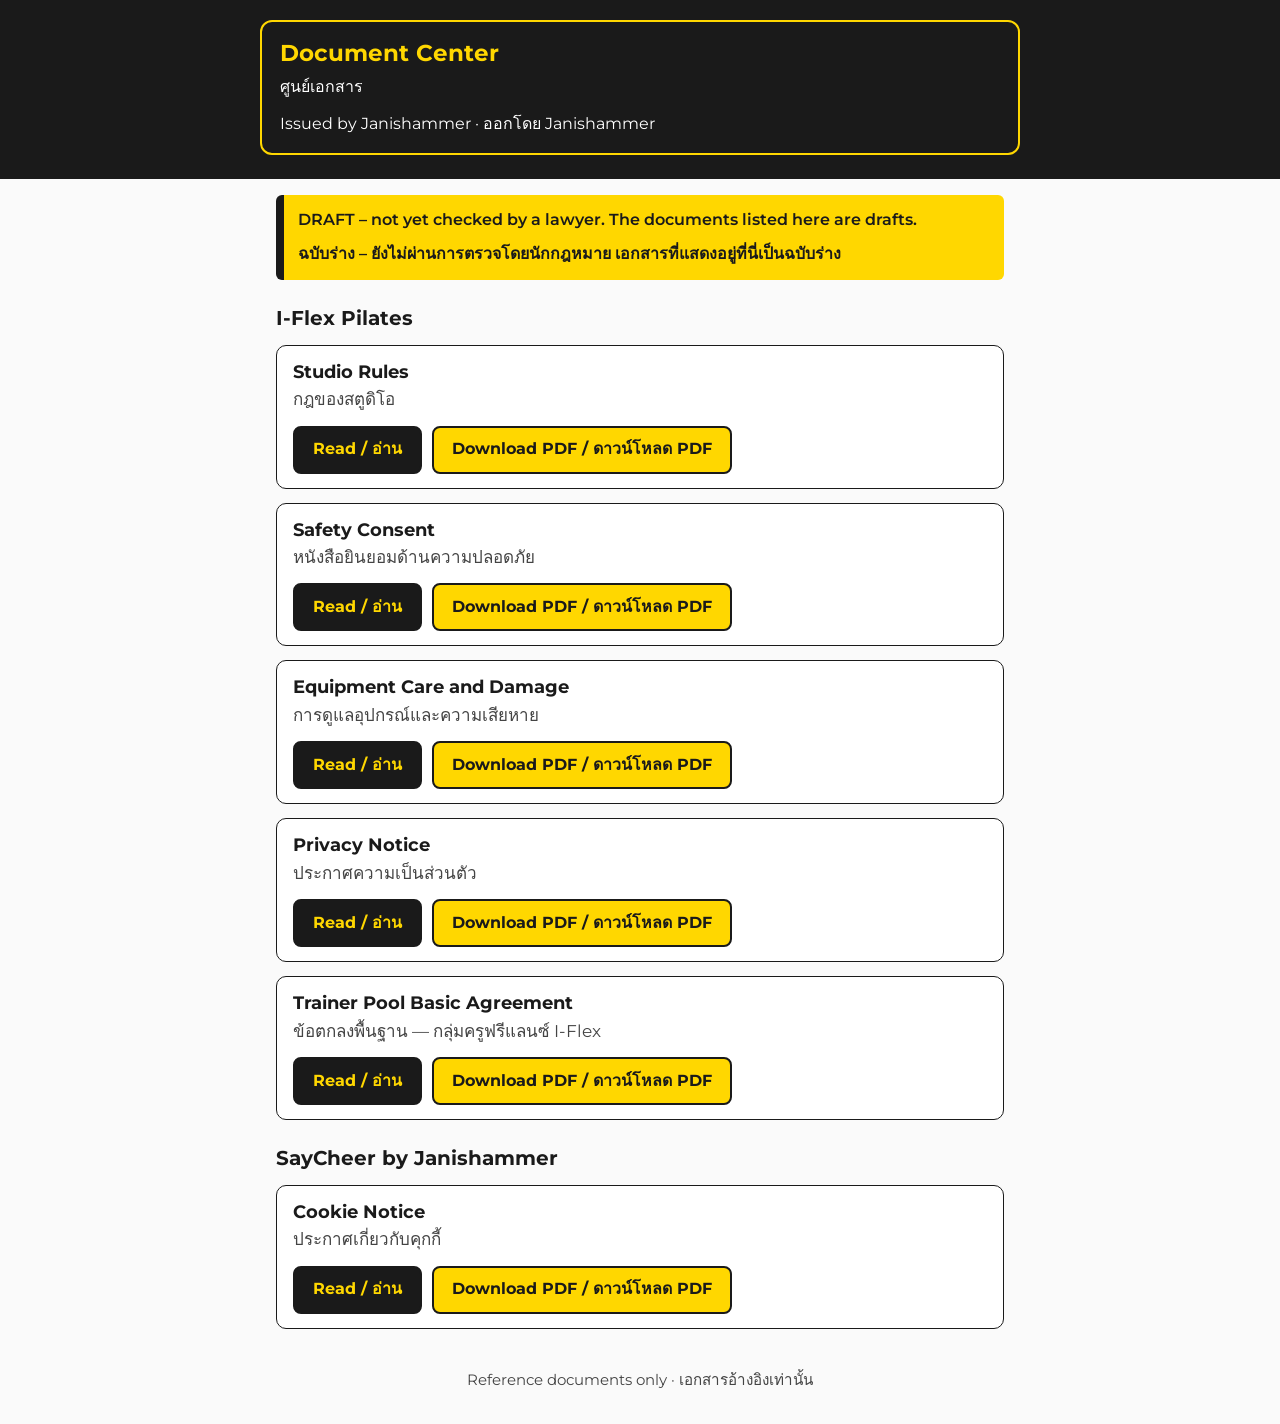
<file: index.html>
<!DOCTYPE html>
<html lang="en">
<head>
<meta charset="UTF-8">
<meta name="viewport" content="width=device-width, initial-scale=1">
<meta name="robots" content="noindex, nofollow">
<title>Document Center — I-Flex Pilates reference documents</title>
<meta name="description" content="Reference list of I-Flex Pilates studio documents issued by Janishammer: studio rules, safety consent, equipment care, privacy notice. English, Thai and PDF.">
<link rel="canonical" href="https://docs.janishammer.com/">
<meta property="og:title" content="Document Center — I-Flex Pilates reference documents">
<meta property="og:description" content="Reference list of I-Flex Pilates studio documents issued by Janishammer: studio rules, safety consent, equipment care, privacy notice. English, Thai and PDF.">
<meta property="og:url" content="https://docs.janishammer.com/">
<meta property="og:type" content="website">
<meta name="twitter:card" content="summary">
<meta name="twitter:title" content="Document Center — I-Flex Pilates reference documents">
<meta name="twitter:description" content="Reference list of I-Flex Pilates studio documents issued by Janishammer: studio rules, safety consent, equipment care, privacy notice. English, Thai and PDF.">
<link rel="preconnect" href="https://fonts.googleapis.com">
<link rel="preconnect" href="https://fonts.gstatic.com" crossorigin>
<link rel="stylesheet" href="https://fonts.googleapis.com/css2?family=Montserrat:wght@400;600;700&display=swap">
<link rel="stylesheet" href="/assets/style.css">
</head>
<body>
<header class="band"><div class="card">
<h1>Document Center</h1>
<p class="sub" lang="th">ศูนย์เอกสาร</p>
<p class="issuer" id="issuer"></p>
</div></header>
<main>
<div id="banner"></div>
<noscript><p class="noscript">Please turn on JavaScript to see the document list. / <span lang="th">โปรดเปิด JavaScript เพื่อดูรายการเอกสาร</span></p></noscript>
<div id="list"></div>
</main>
<footer>Reference documents only · <span lang="th">เอกสารอ้างอิงเท่านั้น</span></footer>
<script src="/assets/list.js"></script>
</body>
</html>
</file>
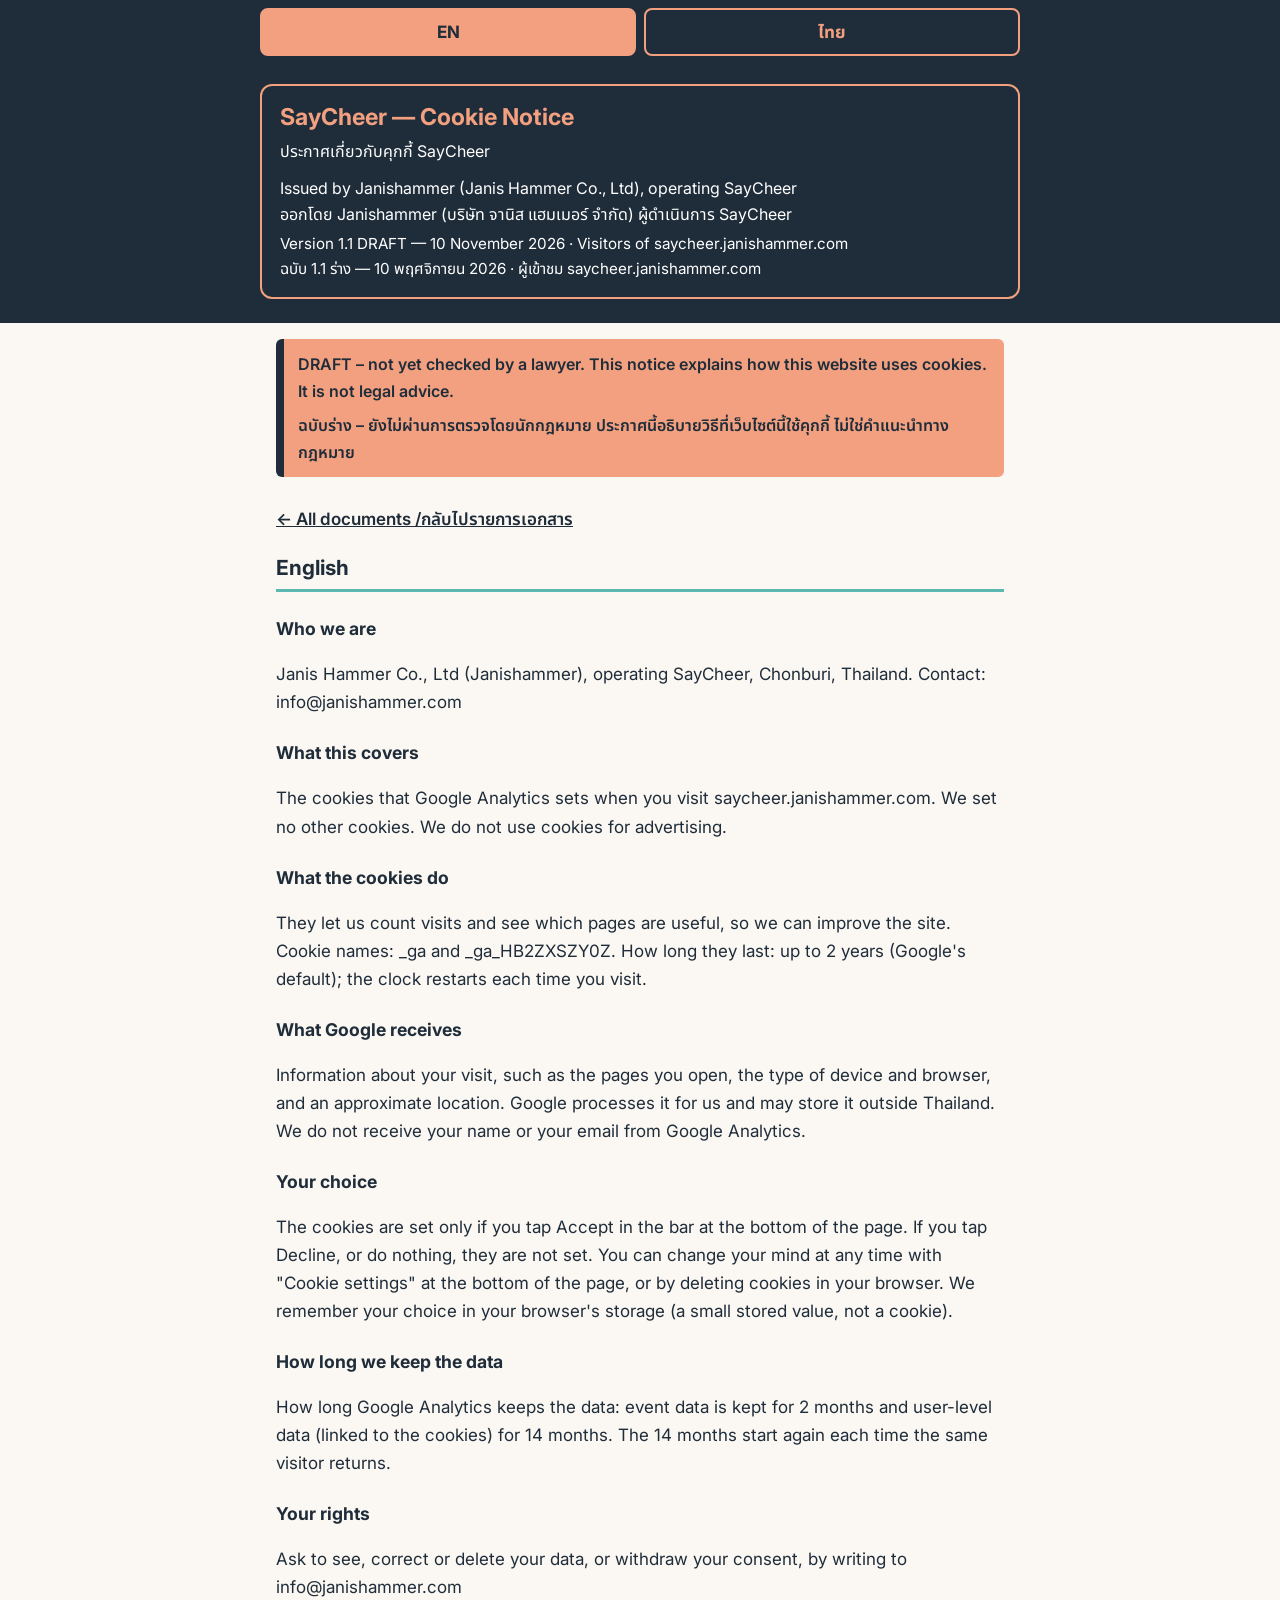
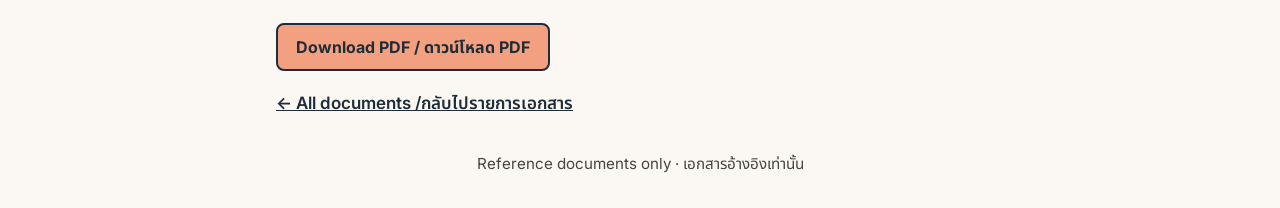
<file: cookie-notice.html>
<!DOCTYPE html>
<html lang="en">
<head>
<meta charset="UTF-8">
<meta name="viewport" content="width=device-width, initial-scale=1">
<meta name="robots" content="noindex, nofollow">
<title>Cookie Notice — SayCheer Website | Janishammer Documents</title>
<meta name="description" content="Cookie Notice for saycheer.janishammer.com: the Google Analytics cookies set only if you accept, what they do, your choice and your rights. English and Thai.">
<link rel="canonical" href="https://docs.janishammer.com/cookie-notice">
<meta property="og:title" content="Cookie Notice — SayCheer Website | Janishammer Documents">
<meta property="og:description" content="Cookie Notice for saycheer.janishammer.com: the Google Analytics cookies set only if you accept, what they do, your choice and your rights. English and Thai.">
<meta property="og:url" content="https://docs.janishammer.com/cookie-notice">
<meta property="og:type" content="website">
<meta name="twitter:card" content="summary">
<meta name="twitter:title" content="Cookie Notice — SayCheer Website | Janishammer Documents">
<meta name="twitter:description" content="Cookie Notice for saycheer.janishammer.com: the Google Analytics cookies set only if you accept, what they do, your choice and your rights. English and Thai.">
<link rel="preconnect" href="https://fonts.googleapis.com">
<link rel="preconnect" href="https://fonts.gstatic.com" crossorigin>
<link rel="stylesheet" href="https://fonts.googleapis.com/css2?family=Montserrat:wght@400;600;700&display=swap">
<link rel="stylesheet" href="/assets/style.css">
<link rel="stylesheet" href="https://fonts.googleapis.com/css2?family=Inter:wght@400;600;700&family=Noto+Sans+Thai:wght@400;600;700&display=swap">
<link rel="stylesheet" href="/assets/theme-saycheer.css">
</head>
<body>
<div class="langbar"><div class="inner">
<button type="button" id="b-en" aria-pressed="true">EN</button>
<button type="button" id="b-th" aria-pressed="false">ไทย</button>
</div></div>
<header class="band"><div class="card">
<h1>SayCheer — Cookie Notice</h1>
<p class="sub" lang="th">ประกาศเกี่ยวกับคุกกี้ SayCheer</p>
<p class="issuer">Issued by Janishammer (Janis Hammer Co., Ltd), operating SayCheer<br><span lang="th">ออกโดย Janishammer (บริษัท จานิส แฮมเมอร์ จำกัด) ผู้ดำเนินการ SayCheer</span></p>
<p class="ver">Version 1.1 DRAFT — 10 November 2026 · Visitors of saycheer.janishammer.com<br><span lang="th">ฉบับ 1.1 ร่าง — 10 พฤศจิกายน 2026 · ผู้เข้าชม saycheer.janishammer.com</span></p>
</div></header>
<main>
<div class="banner" role="note"><p lang="en">DRAFT – not yet checked by a lawyer. This notice explains how this website uses cookies. It is not legal advice.</p><p lang="th">ฉบับร่าง – ยังไม่ผ่านการตรวจโดยนักกฎหมาย ประกาศนี้อธิบายวิธีที่เว็บไซต์นี้ใช้คุกกี้ ไม่ใช่คำแนะนำทางกฎหมาย</p></div>
<a class="back" href="/?b=saycheer">← All documents / <span lang="th">กลับไปรายการเอกสาร</span></a>
<section class="lang" id="en" lang="en">
<h2>English</h2>
<h3>Who we are</h3>
<p>Janis Hammer Co., Ltd (Janishammer), operating SayCheer, Chonburi, Thailand. Contact: info@janishammer.com</p>
<h3>What this covers</h3>
<p>The cookies that Google Analytics sets when you visit saycheer.janishammer.com. We set no other cookies. We do not use cookies for advertising.</p>
<h3>What the cookies do</h3>
<p>They let us count visits and see which pages are useful, so we can improve the site. Cookie names: _ga and _ga_HB2ZXSZY0Z. How long they last: up to 2 years (Google's default); the clock restarts each time you visit.</p>
<h3>What Google receives</h3>
<p>Information about your visit, such as the pages you open, the type of device and browser, and an approximate location. Google processes it for us and may store it outside Thailand. We do not receive your name or your email from Google Analytics.</p>
<h3>Your choice</h3>
<p>The cookies are set only if you tap Accept in the bar at the bottom of the page. If you tap Decline, or do nothing, they are not set. You can change your mind at any time with "Cookie settings" at the bottom of the page, or by deleting cookies in your browser. We remember your choice in your browser's storage (a small stored value, not a cookie).</p>
<h3>How long we keep the data</h3>
<p>How long Google Analytics keeps the data: event data is kept for 2 months and user-level data (linked to the cookies) for 14 months. The 14 months start again each time the same visitor returns.</p>
<h3>Your rights</h3>
<p>Ask to see, correct or delete your data, or withdraw your consent, by writing to info@janishammer.com</p>
</section>
<section class="lang" id="th" lang="th">
<h2>ภาษาไทย</h2>
<h3>เราคือใคร</h3>
<p>บริษัท จานิส แฮมเมอร์ จำกัด (Janishammer) ผู้ดำเนินการ SayCheer ชลบุรี ประเทศไทย ติดต่อ: info@janishammer.com</p>
<h3>ประกาศนี้ครอบคลุมอะไร</h3>
<p>คุกกี้ที่ Google Analytics ตั้งไว้เมื่อคุณเข้าชม saycheer.janishammer.com เราไม่ตั้งคุกกี้อื่น และไม่ใช้คุกกี้เพื่อการโฆษณา</p>
<h3>คุกกี้ทำอะไร</h3>
<p>ช่วยให้เรานับจำนวนผู้เข้าชมและดูว่าหน้าใดมีประโยชน์ เพื่อปรับปรุงเว็บไซต์ ชื่อคุกกี้: _ga และ _ga_HB2ZXSZY0Z ระยะเวลาที่คุกกี้อยู่: สูงสุด 2 ปีตามค่าเริ่มต้นของ Google และจะนับใหม่ทุกครั้งที่คุณกลับมาเยี่ยมชม</p>
<h3>Google ได้รับข้อมูลอะไร</h3>
<p>ข้อมูลเกี่ยวกับการเข้าชมของคุณ เช่น หน้าที่เปิด ประเภทอุปกรณ์และเบราว์เซอร์ และตำแหน่งโดยประมาณ Google ประมวลผลข้อมูลนี้ให้เรา และอาจเก็บไว้นอกประเทศไทย เราไม่ได้รับชื่อหรืออีเมลของคุณจาก Google Analytics</p>
<h3>ทางเลือกของคุณ</h3>
<p>คุกกี้จะถูกตั้งก็ต่อเมื่อคุณกด "ยอมรับ" ในแถบด้านล่างของหน้า หากกด "ไม่ยอมรับ" หรือไม่ทำอะไร คุกกี้จะไม่ถูกตั้ง คุณเปลี่ยนใจได้ทุกเมื่อที่ "ตั้งค่าคุกกี้" ด้านล่างของหน้า หรือลบคุกกี้ในเบราว์เซอร์ เราจดจำทางเลือกของคุณไว้ในที่เก็บข้อมูลของเบราว์เซอร์ (ค่าขนาดเล็ก ไม่ใช่คุกกี้)</p>
<h3>เก็บข้อมูลนานแค่ไหน</h3>
<p>ระยะเวลาที่ Google Analytics เก็บข้อมูล: ข้อมูลเหตุการณ์เก็บไว้ 2 เดือน และข้อมูลระดับผู้ใช้ (ที่เชื่อมกับคุกกี้) เก็บไว้ 14 เดือน โดยระยะ 14 เดือนจะเริ่มนับใหม่ทุกครั้งที่ผู้เข้าชมคนเดิมกลับมา</p>
<h3>สิทธิของคุณ</h3>
<p>ขอดู แก้ไข หรือลบข้อมูลของคุณ หรือถอนความยินยอม ได้โดยเขียนมาที่ info@janishammer.com</p>
</section>
<p class="dl"><a class="btn pdf" href="/pdf/cookie-notice.pdf" download>Download PDF / ดาวน์โหลด PDF</a></p>
<a class="back" href="/?b=saycheer">← All documents / <span lang="th">กลับไปรายการเอกสาร</span></a>
</main>
<footer>Reference documents only · <span lang="th">เอกสารอ้างอิงเท่านั้น</span></footer>
<script>
(function () {
  document.documentElement.className += ' js';
  var en = document.getElementById('en'), th = document.getElementById('th');
  var bE = document.getElementById('b-en'), bT = document.getElementById('b-th');
  function show(l) {
    en.hidden = l !== 'en'; th.hidden = l !== 'th';
    bE.setAttribute('aria-pressed', l === 'en'); bT.setAttribute('aria-pressed', l === 'th');
  }
  bE.onclick = function () { show('en'); window.scrollTo(0, 0); };
  bT.onclick = function () { show('th'); window.scrollTo(0, 0); };
  show('en');
})();
</script>
</body>
</html>
</file>
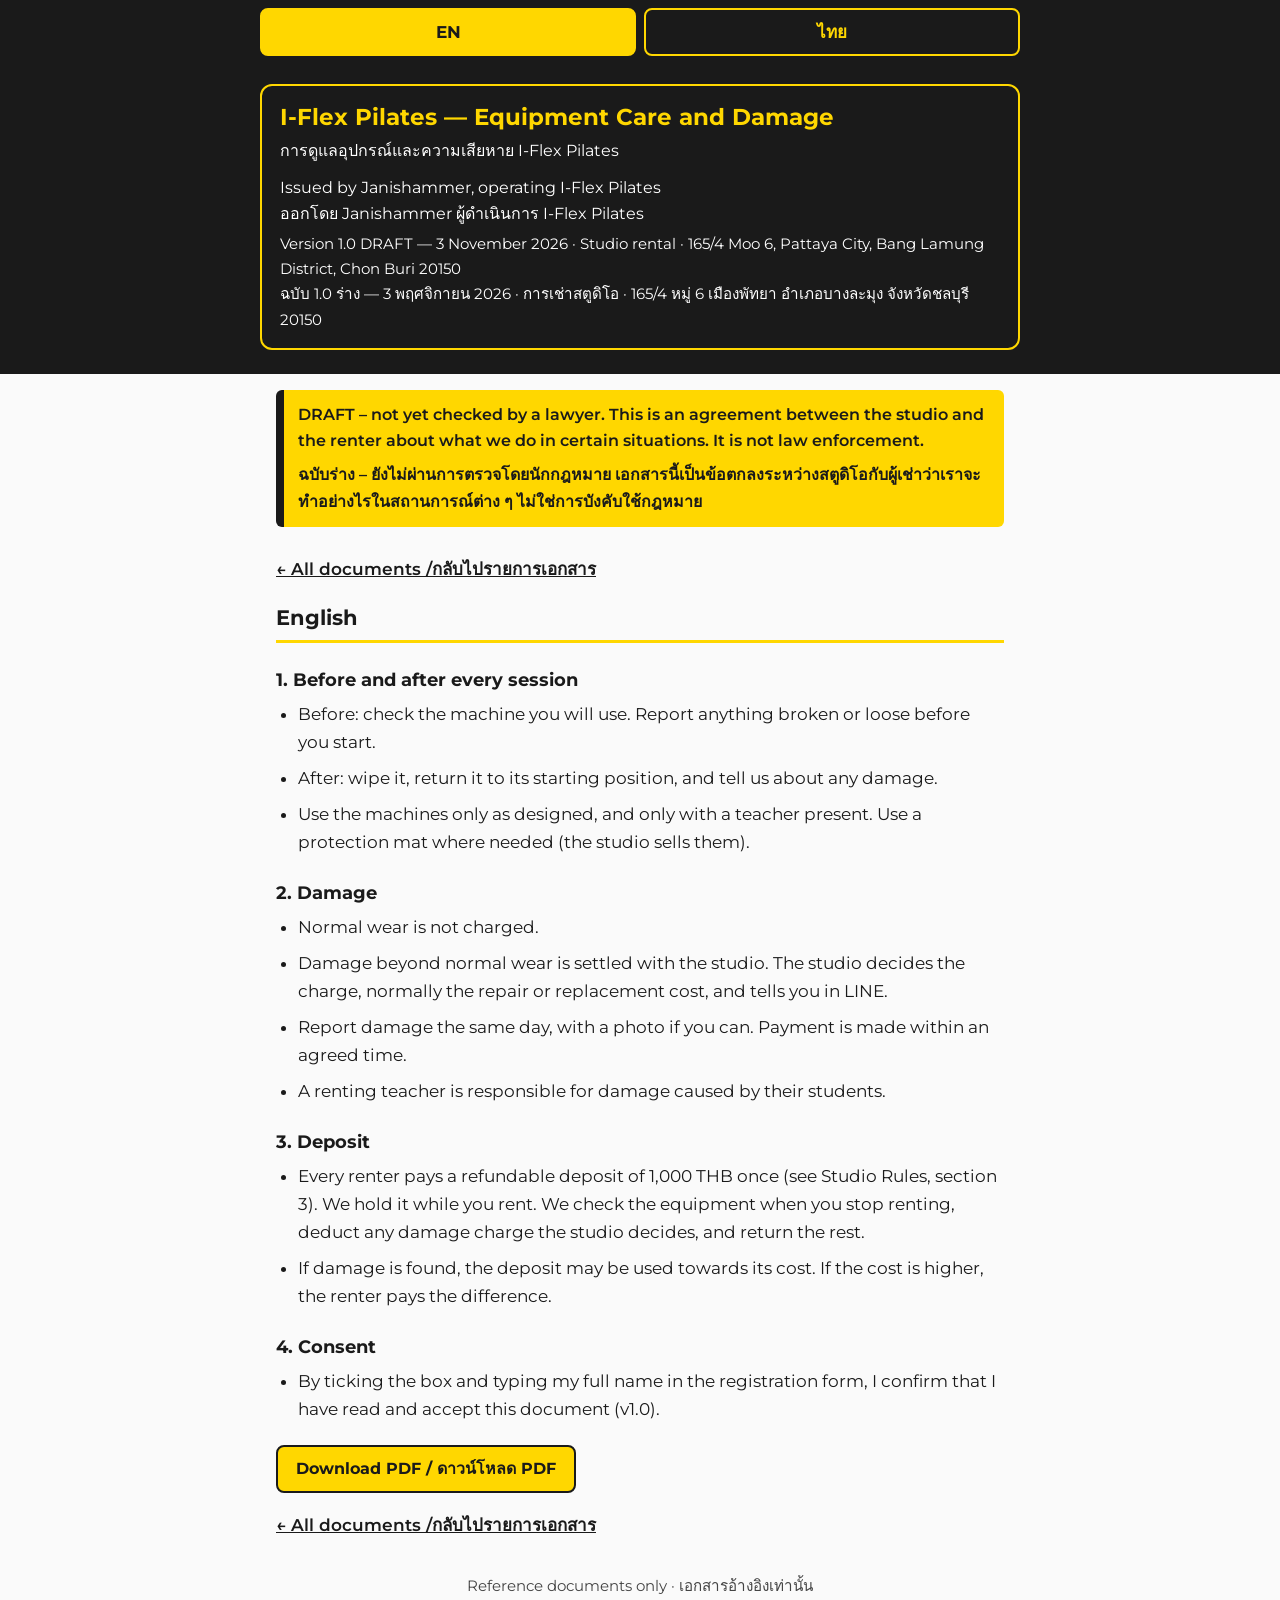
<file: equipment-care-damage.html>
<!DOCTYPE html>
<html lang="en">
<head>
<meta charset="UTF-8">
<meta name="viewport" content="width=device-width, initial-scale=1">
<meta name="robots" content="noindex, nofollow">
<title>Equipment Care and Damage — I-Flex | Janishammer Docs</title>
<meta name="description" content="Equipment Care and Damage for renting the I-Flex Pilates studio: care before and after each session, damage charges, refundable deposit. English and Thai.">
<link rel="canonical" href="https://docs.janishammer.com/equipment-care-damage">
<meta property="og:title" content="Equipment Care and Damage — I-Flex | Janishammer Docs">
<meta property="og:description" content="Equipment Care and Damage for renting the I-Flex Pilates studio: care before and after each session, damage charges, refundable deposit. English and Thai.">
<meta property="og:url" content="https://docs.janishammer.com/equipment-care-damage">
<meta property="og:type" content="website">
<meta name="twitter:card" content="summary">
<meta name="twitter:title" content="Equipment Care and Damage — I-Flex | Janishammer Docs">
<meta name="twitter:description" content="Equipment Care and Damage for renting the I-Flex Pilates studio: care before and after each session, damage charges, refundable deposit. English and Thai.">
<link rel="preconnect" href="https://fonts.googleapis.com">
<link rel="preconnect" href="https://fonts.gstatic.com" crossorigin>
<link rel="stylesheet" href="https://fonts.googleapis.com/css2?family=Montserrat:wght@400;600;700&display=swap">
<link rel="stylesheet" href="/assets/style.css">
</head>
<body>
<div class="langbar"><div class="inner">
<button type="button" id="b-en" aria-pressed="true">EN</button>
<button type="button" id="b-th" aria-pressed="false">ไทย</button>
</div></div>
<header class="band"><div class="card">
<h1>I-Flex Pilates — Equipment Care and Damage</h1>
<p class="sub" lang="th">การดูแลอุปกรณ์และความเสียหาย I-Flex Pilates</p>
<p class="issuer">Issued by Janishammer, operating I-Flex Pilates<br><span lang="th">ออกโดย Janishammer ผู้ดำเนินการ I-Flex Pilates</span></p>
<p class="ver">Version 1.0 DRAFT — 3 November 2026 · Studio rental · 165/4 Moo 6, Pattaya City, Bang Lamung District, Chon Buri 20150<br><span lang="th">ฉบับ 1.0 ร่าง — 3 พฤศจิกายน 2026 · การเช่าสตูดิโอ · 165/4 หมู่ 6 เมืองพัทยา อำเภอบางละมุง จังหวัดชลบุรี 20150</span></p>
</div></header>
<main>
<div class="banner" role="note"><p lang="en">DRAFT – not yet checked by a lawyer. This is an agreement between the studio and the renter about what we do in certain situations. It is not law enforcement.</p><p lang="th">ฉบับร่าง – ยังไม่ผ่านการตรวจโดยนักกฎหมาย เอกสารนี้เป็นข้อตกลงระหว่างสตูดิโอกับผู้เช่าว่าเราจะทำอย่างไรในสถานการณ์ต่าง ๆ ไม่ใช่การบังคับใช้กฎหมาย</p></div>
<a class="back" href="/?b=i-flexthailand">← All documents / <span lang="th">กลับไปรายการเอกสาร</span></a>
<section class="lang" id="en" lang="en">
<h2>English</h2>
<h3>1. Before and after every session</h3>
<ul>
<li>Before: check the machine you will use. Report anything broken or loose before you start.</li>
<li>After: wipe it, return it to its starting position, and tell us about any damage.</li>
<li>Use the machines only as designed, and only with a teacher present. Use a protection mat where needed (the studio sells them).</li>
</ul>
<h3>2. Damage</h3>
<ul>
<li>Normal wear is not charged.</li>
<li>Damage beyond normal wear is settled with the studio. The studio decides the charge, normally the repair or replacement cost, and tells you in LINE.</li>
<li>Report damage the same day, with a photo if you can. Payment is made within an agreed time.</li>
<li>A renting teacher is responsible for damage caused by their students.</li>
</ul>
<h3>3. Deposit</h3>
<ul>
<li>Every renter pays a refundable deposit of 1,000 THB once (see Studio Rules, section 3). We hold it while you rent. We check the equipment when you stop renting, deduct any damage charge the studio decides, and return the rest.</li>
<li>If damage is found, the deposit may be used towards its cost. If the cost is higher, the renter pays the difference.</li>
</ul>
<h3>4. Consent</h3>
<ul>
<li>By ticking the box and typing my full name in the registration form, I confirm that I have read and accept this document (v1.0).</li>
</ul>
</section>
<section class="lang" id="th" lang="th">
<h2>ภาษาไทย</h2>
<h3>1. ก่อนและหลังการใช้งานทุกครั้ง</h3>
<ul>
<li>ก่อนใช้: ตรวจเครื่องที่จะใช้ หากพบความเสียหายหรือส่วนที่หลวม แจ้งเราก่อนเริ่ม</li>
<li>หลังใช้: เช็ดทำความสะอาด คืนเครื่องสู่ตำแหน่งเริ่มต้น และแจ้งความเสียหายที่เกิดขึ้น</li>
<li>ใช้เครื่องตามวิธีที่ออกแบบไว้เท่านั้น และต้องมีครูอยู่ด้วย ใช้เสื่อรองเมื่อจำเป็น (สตูดิโอจำหน่าย)</li>
</ul>
<h3>2. ความเสียหาย</h3>
<ul>
<li>การสึกหรอตามปกติไม่คิดค่าใช้จ่าย</li>
<li>ความเสียหายที่เกินการสึกหรอตามปกติ จะตกลงกับสตูดิโอ สตูดิโอเป็นผู้กำหนดค่าใช้จ่าย โดยทั่วไปคือค่าซ่อมหรือค่าเปลี่ยนทดแทน และแจ้งคุณทาง LINE</li>
<li>แจ้งความเสียหายภายในวันเดียวกัน พร้อมรูปถ่ายหากทำได้ ชำระภายในเวลาที่ตกลงกัน</li>
<li>ครูที่เช่าสตูดิโอรับผิดชอบความเสียหายที่เกิดจากนักเรียนของตน</li>
</ul>
<h3>3. เงินมัดจำ</h3>
<ul>
<li>ผู้เช่าทุกคนจ่ายเงินมัดจำคืนได้ 1,000 บาท ครั้งเดียว (ดูกฎสตูดิโอ ข้อ 3) เราเก็บไว้ตลอดช่วงที่คุณเช่า เมื่อคุณเลิกเช่า เราตรวจอุปกรณ์ หักค่าเสียหายตามที่สตูดิโอกำหนด แล้วคืนส่วนที่เหลือ</li>
<li>หากพบความเสียหาย อาจนำเงินมัดจำไปหักค่าเสียหาย หากค่าเสียหายสูงกว่า ผู้เช่าชำระส่วนต่าง</li>
</ul>
<h3>4. ความยินยอม</h3>
<ul>
<li>เมื่อติ๊กช่องและพิมพ์ชื่อ-นามสกุลในฟอร์มลงทะเบียน ฉันยืนยันว่าได้อ่านและยอมรับเอกสารนี้ (v1.0)</li>
</ul>
</section>
<p class="dl"><a class="btn pdf" href="/pdf/equipment-care-damage.pdf" download>Download PDF / ดาวน์โหลด PDF</a></p>
<a class="back" href="/?b=i-flexthailand">← All documents / <span lang="th">กลับไปรายการเอกสาร</span></a>
</main>
<footer>Reference documents only · <span lang="th">เอกสารอ้างอิงเท่านั้น</span></footer>
<script>
(function () {
  document.documentElement.className += ' js';
  var en = document.getElementById('en'), th = document.getElementById('th');
  var bE = document.getElementById('b-en'), bT = document.getElementById('b-th');
  function show(l) {
    en.hidden = l !== 'en'; th.hidden = l !== 'th';
    bE.setAttribute('aria-pressed', l === 'en'); bT.setAttribute('aria-pressed', l === 'th');
  }
  bE.onclick = function () { show('en'); window.scrollTo(0, 0); };
  bT.onclick = function () { show('th'); window.scrollTo(0, 0); };
  show('en');
})();
</script>
</body>
</html>
</file>
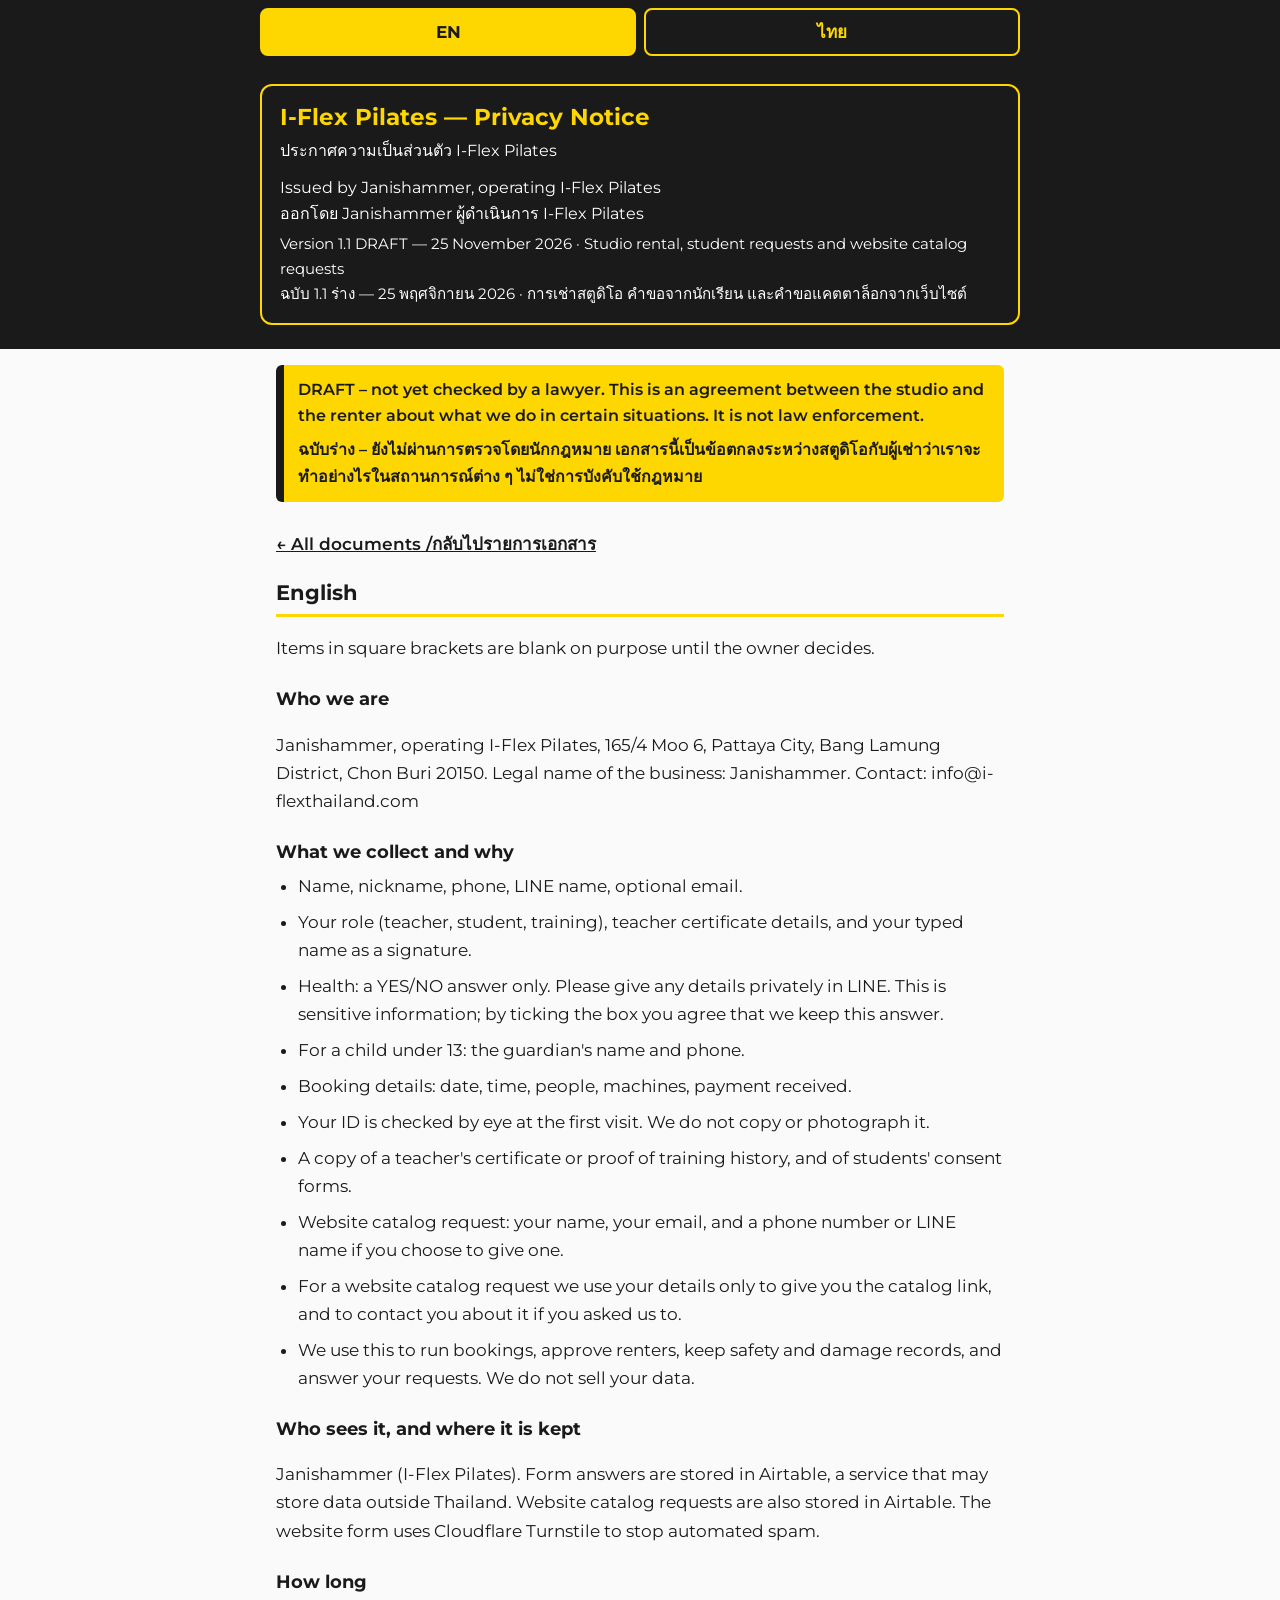
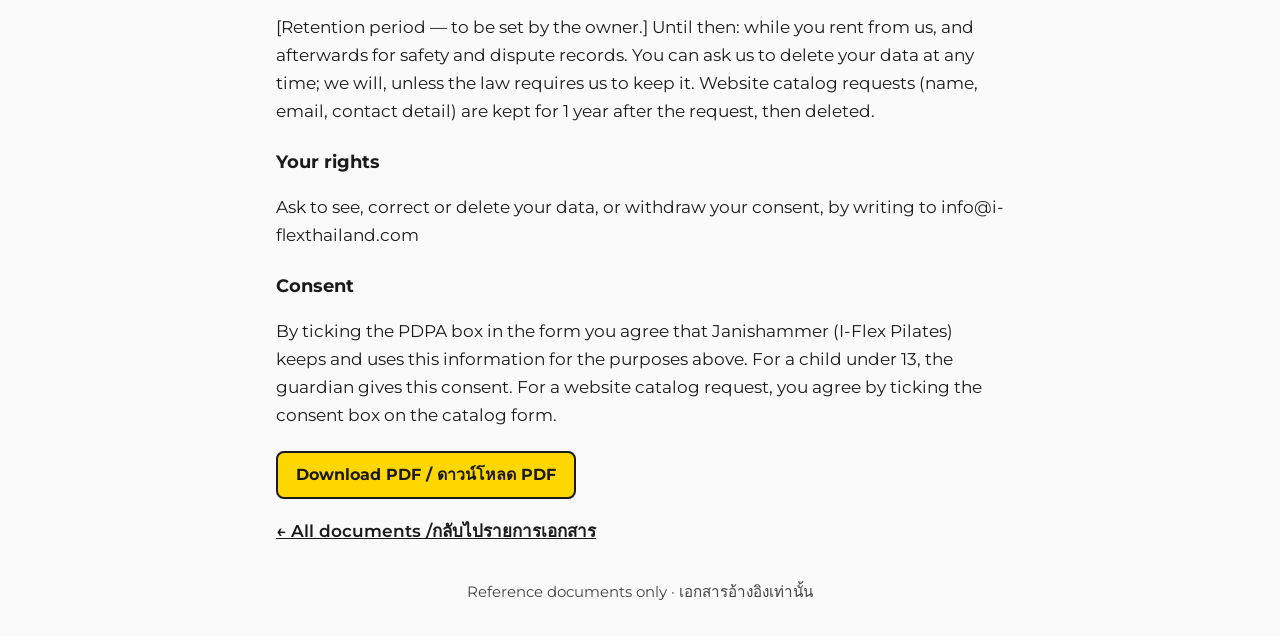
<file: privacy-notice.html>
<!DOCTYPE html>
<html lang="en">
<head>
<meta charset="UTF-8">
<meta name="viewport" content="width=device-width, initial-scale=1">
<meta name="robots" content="noindex, nofollow">
<title>Privacy Notice — I-Flex Pilates | Janishammer Documents</title>
<meta name="description" content="Privacy Notice of Janishammer, operating I-Flex Pilates: what we collect, why, who sees it, how long we keep it and your rights. English and Thai, with PDF.">
<link rel="canonical" href="https://docs.janishammer.com/privacy-notice">
<meta property="og:title" content="Privacy Notice — I-Flex Pilates | Janishammer Documents">
<meta property="og:description" content="Privacy Notice of Janishammer, operating I-Flex Pilates: what we collect, why, who sees it, how long we keep it and your rights. English and Thai, with PDF.">
<meta property="og:url" content="https://docs.janishammer.com/privacy-notice">
<meta property="og:type" content="website">
<meta name="twitter:card" content="summary">
<meta name="twitter:title" content="Privacy Notice — I-Flex Pilates | Janishammer Documents">
<meta name="twitter:description" content="Privacy Notice of Janishammer, operating I-Flex Pilates: what we collect, why, who sees it, how long we keep it and your rights. English and Thai, with PDF.">
<link rel="preconnect" href="https://fonts.googleapis.com">
<link rel="preconnect" href="https://fonts.gstatic.com" crossorigin>
<link rel="stylesheet" href="https://fonts.googleapis.com/css2?family=Montserrat:wght@400;600;700&display=swap">
<link rel="stylesheet" href="/assets/style.css">
</head>
<body>
<div class="langbar"><div class="inner">
<button type="button" id="b-en" aria-pressed="true">EN</button>
<button type="button" id="b-th" aria-pressed="false">ไทย</button>
</div></div>
<header class="band"><div class="card">
<h1>I-Flex Pilates — Privacy Notice</h1>
<p class="sub" lang="th">ประกาศความเป็นส่วนตัว I-Flex Pilates</p>
<p class="issuer">Issued by Janishammer, operating I-Flex Pilates<br><span lang="th">ออกโดย Janishammer ผู้ดำเนินการ I-Flex Pilates</span></p>
<p class="ver">Version 1.1 DRAFT — 25 November 2026 · Studio rental, student requests and website catalog requests<br><span lang="th">ฉบับ 1.1 ร่าง — 25 พฤศจิกายน 2026 · การเช่าสตูดิโอ คำขอจากนักเรียน และคำขอแคตตาล็อกจากเว็บไซต์</span></p>
</div></header>
<main>
<div class="banner" role="note"><p lang="en">DRAFT – not yet checked by a lawyer. This is an agreement between the studio and the renter about what we do in certain situations. It is not law enforcement.</p><p lang="th">ฉบับร่าง – ยังไม่ผ่านการตรวจโดยนักกฎหมาย เอกสารนี้เป็นข้อตกลงระหว่างสตูดิโอกับผู้เช่าว่าเราจะทำอย่างไรในสถานการณ์ต่าง ๆ ไม่ใช่การบังคับใช้กฎหมาย</p></div>
<a class="back" href="/?b=i-flexthailand">← All documents / <span lang="th">กลับไปรายการเอกสาร</span></a>
<section class="lang" id="en" lang="en">
<h2>English</h2>
<p>Items in square brackets are blank on purpose until the owner decides.</p>
<h3>Who we are</h3>
<p>Janishammer, operating I-Flex Pilates, 165/4 Moo 6, Pattaya City, Bang Lamung District, Chon Buri 20150. Legal name of the business: Janishammer. Contact: info@i-flexthailand.com</p>
<h3>What we collect and why</h3>
<ul>
<li>Name, nickname, phone, LINE name, optional email.</li>
<li>Your role (teacher, student, training), teacher certificate details, and your typed name as a signature.</li>
<li>Health: a YES/NO answer only. Please give any details privately in LINE. This is sensitive information; by ticking the box you agree that we keep this answer.</li>
<li>For a child under 13: the guardian's name and phone.</li>
<li>Booking details: date, time, people, machines, payment received.</li>
<li>Your ID is checked by eye at the first visit. We do not copy or photograph it.</li>
<li>A copy of a teacher's certificate or proof of training history, and of students' consent forms.</li>
<li>Website catalog request: your name, your email, and a phone number or LINE name if you choose to give one.</li>
<li>For a website catalog request we use your details only to give you the catalog link, and to contact you about it if you asked us to.</li>
<li>We use this to run bookings, approve renters, keep safety and damage records, and answer your requests. We do not sell your data.</li>
</ul>
<h3>Who sees it, and where it is kept</h3>
<p>Janishammer (I-Flex Pilates). Form answers are stored in Airtable, a service that may store data outside Thailand. Website catalog requests are also stored in Airtable. The website form uses Cloudflare Turnstile to stop automated spam.</p>
<h3>How long</h3>
<p>[Retention period — to be set by the owner.] Until then: while you rent from us, and afterwards for safety and dispute records. You can ask us to delete your data at any time; we will, unless the law requires us to keep it. Website catalog requests (name, email, contact detail) are kept for 1 year after the request, then deleted.</p>
<h3>Your rights</h3>
<p>Ask to see, correct or delete your data, or withdraw your consent, by writing to info@i-flexthailand.com</p>
<h3>Consent</h3>
<p>By ticking the PDPA box in the form you agree that Janishammer (I-Flex Pilates) keeps and uses this information for the purposes above. For a child under 13, the guardian gives this consent. For a website catalog request, you agree by ticking the consent box on the catalog form.</p>
</section>
<section class="lang" id="th" lang="th">
<h2>ภาษาไทย</h2>
<p>ข้อความในวงเล็บเหลี่ยมเว้นว่างไว้โดยเจตนา จนกว่าเจ้าของจะกำหนด</p>
<h3>เราคือใคร</h3>
<p>Janishammer ผู้ดำเนินการ I-Flex Pilates 165/4 หมู่ 6 เมืองพัทยา อำเภอบางละมุง จังหวัดชลบุรี 20150 ชื่อนิติบุคคล: Janishammer ติดต่อ: info@i-flexthailand.com</p>
<h3>ข้อมูลที่เราเก็บและเหตุผล</h3>
<ul>
<li>ชื่อ ชื่อเล่น เบอร์โทร ชื่อใน LINE และอีเมล (ถ้ามี)</li>
<li>สถานะของคุณ (ครู นักเรียน ผู้ต้องการฝึก) รายละเอียดใบรับรองครู และชื่อที่พิมพ์เป็นลายเซ็น</li>
<li>สุขภาพ: เก็บเฉพาะคำตอบ มี/ไม่มี เท่านั้น หากมีรายละเอียด โปรดแจ้งส่วนตัวทาง LINE ข้อมูลนี้เป็นข้อมูลอ่อนไหว เมื่อติ๊กช่อง คุณยินยอมให้เราเก็บคำตอบนี้</li>
<li>สำหรับเด็กอายุต่ำกว่า 13 ปี: ชื่อและเบอร์โทรผู้ปกครอง</li>
<li>รายละเอียดการจอง: วันที่ เวลา จำนวนคน เครื่องที่ใช้ การรับชำระเงิน</li>
<li>เราตรวจบัตรประจำตัวด้วยสายตาในการมาครั้งแรก ไม่ทำสำเนาและไม่ถ่ายรูป</li>
<li>สำเนาใบรับรองของครูหรือหลักฐานประวัติการฝึกสอน และหนังสือยินยอมของนักเรียน</li>
<li>คำขอแคตตาล็อกจากเว็บไซต์: ชื่อ อีเมล และเบอร์โทรหรือชื่อ LINE หากคุณเลือกให้</li>
<li>สำหรับคำขอแคตตาล็อกจากเว็บไซต์ เราใช้ข้อมูลของคุณเพื่อให้ลิงก์ดาวน์โหลดแคตตาล็อก และติดต่อกลับเรื่องนี้หากคุณขอให้ติดต่อเท่านั้น</li>
<li>เราใช้ข้อมูลเพื่อจัดการการจอง อนุมัติผู้เช่า เก็บบันทึกด้านความปลอดภัยและความเสียหาย และตอบคำขอของคุณ เราไม่ขายข้อมูลของคุณ</li>
</ul>
<h3>ใครเห็นข้อมูล และเก็บที่ไหน</h3>
<p>Janishammer (I-Flex Pilates) คำตอบจากฟอร์มเก็บไว้ใน Airtable ซึ่งอาจเก็บข้อมูลนอกประเทศไทย คำขอแคตตาล็อกจากเว็บไซต์เก็บใน Airtable เช่นกัน ฟอร์มบนเว็บไซต์ใช้ Cloudflare Turnstile เพื่อป้องกันสแปมอัตโนมัติ</p>
<h3>เก็บนานเท่าใด</h3>
<p>[ระยะเวลาเก็บ — เจ้าของกำหนด] ระหว่างนี้: ตลอดเวลาที่คุณเช่ากับเรา และหลังจากนั้นเพื่อเป็นบันทึกด้านความปลอดภัยและข้อพิพาท คุณขอให้ลบข้อมูลได้ทุกเมื่อ เราจะลบ เว้นแต่กฎหมายกำหนดให้เก็บ คำขอแคตตาล็อกจากเว็บไซต์ (ชื่อ อีเมล ช่องทางติดต่อ) เก็บไว้ 1 ปีนับจากวันที่ขอ แล้วลบ</p>
<h3>สิทธิของคุณ</h3>
<p>ขอดู แก้ไข หรือลบข้อมูล หรือถอนความยินยอม โดยเขียนถึง info@i-flexthailand.com</p>
<h3>ความยินยอม</h3>
<p>เมื่อติ๊กช่อง PDPA ในฟอร์ม คุณยินยอมให้ Janishammer (I-Flex Pilates) เก็บและใช้ข้อมูลนี้ตามวัตถุประสงค์ข้างต้น สำหรับเด็กต่ำกว่า 13 ปี ผู้ปกครองเป็นผู้ให้ความยินยอม สำหรับคำขอแคตตาล็อกจากเว็บไซต์ คุณยินยอมโดยติ๊กช่องยินยอมในฟอร์มแคตตาล็อก</p>
</section>
<p class="dl"><a class="btn pdf" href="/pdf/privacy-notice.pdf" download>Download PDF / ดาวน์โหลด PDF</a></p>
<a class="back" href="/?b=i-flexthailand">← All documents / <span lang="th">กลับไปรายการเอกสาร</span></a>
</main>
<footer>Reference documents only · <span lang="th">เอกสารอ้างอิงเท่านั้น</span></footer>
<script>
(function () {
  document.documentElement.className += ' js';
  var en = document.getElementById('en'), th = document.getElementById('th');
  var bE = document.getElementById('b-en'), bT = document.getElementById('b-th');
  function show(l) {
    en.hidden = l !== 'en'; th.hidden = l !== 'th';
    bE.setAttribute('aria-pressed', l === 'en'); bT.setAttribute('aria-pressed', l === 'th');
  }
  bE.onclick = function () { show('en'); window.scrollTo(0, 0); };
  bT.onclick = function () { show('th'); window.scrollTo(0, 0); };
  show('en');
})();
</script>
</body>
</html>
</file>
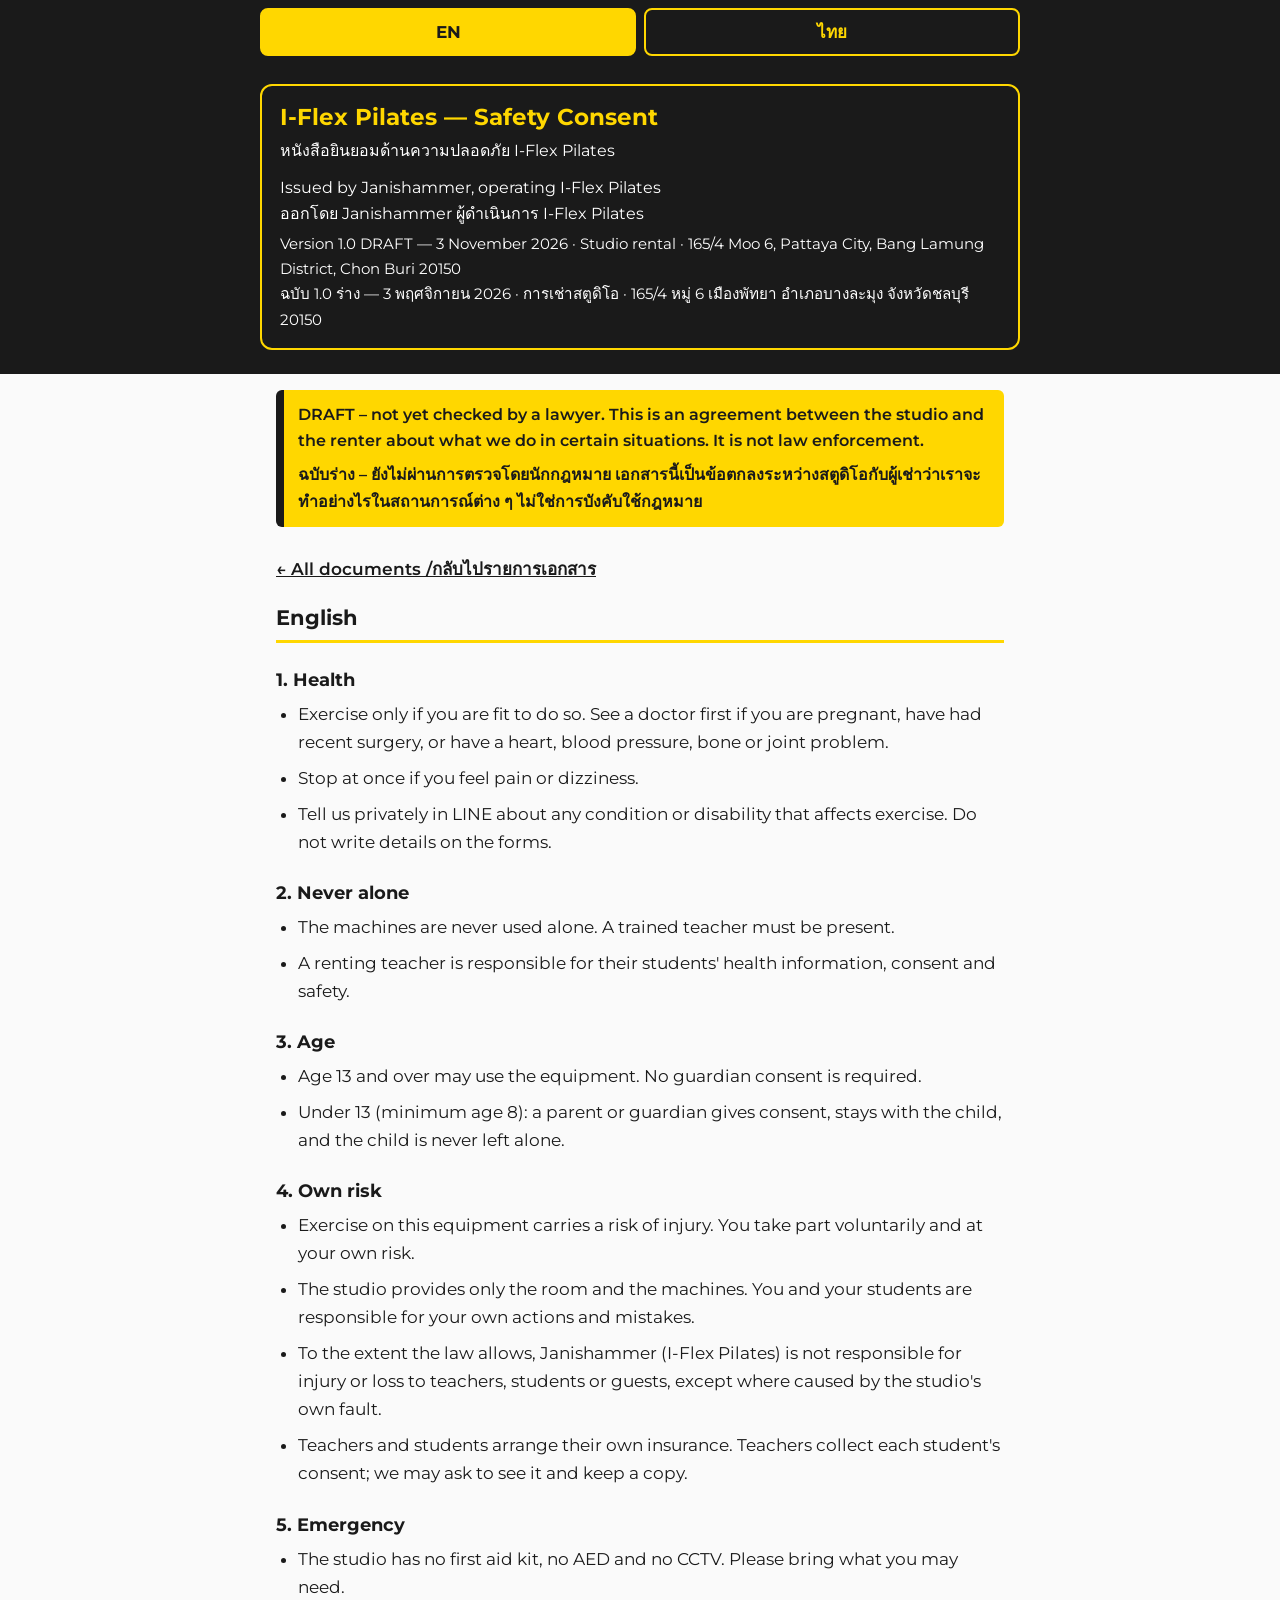
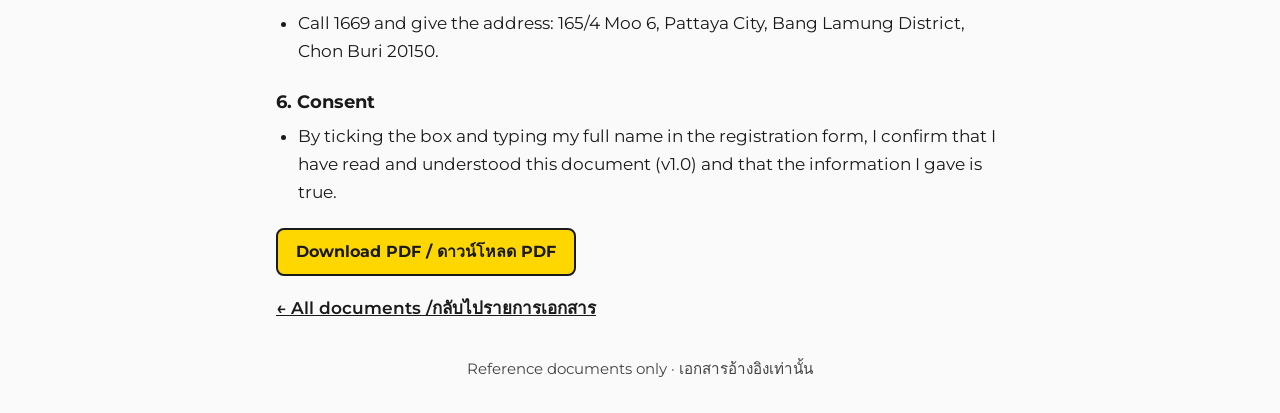
<file: safety-consent.html>
<!DOCTYPE html>
<html lang="en">
<head>
<meta charset="UTF-8">
<meta name="viewport" content="width=device-width, initial-scale=1">
<meta name="robots" content="noindex, nofollow">
<title>Safety Consent — I-Flex Pilates | Janishammer Documents</title>
<meta name="description" content="Safety Consent for renting the I-Flex Pilates studio: health, never training alone, age, own risk, emergency and consent. English and Thai, with PDF download.">
<link rel="canonical" href="https://docs.janishammer.com/safety-consent">
<meta property="og:title" content="Safety Consent — I-Flex Pilates | Janishammer Documents">
<meta property="og:description" content="Safety Consent for renting the I-Flex Pilates studio: health, never training alone, age, own risk, emergency and consent. English and Thai, with PDF download.">
<meta property="og:url" content="https://docs.janishammer.com/safety-consent">
<meta property="og:type" content="website">
<meta name="twitter:card" content="summary">
<meta name="twitter:title" content="Safety Consent — I-Flex Pilates | Janishammer Documents">
<meta name="twitter:description" content="Safety Consent for renting the I-Flex Pilates studio: health, never training alone, age, own risk, emergency and consent. English and Thai, with PDF download.">
<link rel="preconnect" href="https://fonts.googleapis.com">
<link rel="preconnect" href="https://fonts.gstatic.com" crossorigin>
<link rel="stylesheet" href="https://fonts.googleapis.com/css2?family=Montserrat:wght@400;600;700&display=swap">
<link rel="stylesheet" href="/assets/style.css">
</head>
<body>
<div class="langbar"><div class="inner">
<button type="button" id="b-en" aria-pressed="true">EN</button>
<button type="button" id="b-th" aria-pressed="false">ไทย</button>
</div></div>
<header class="band"><div class="card">
<h1>I-Flex Pilates — Safety Consent</h1>
<p class="sub" lang="th">หนังสือยินยอมด้านความปลอดภัย I-Flex Pilates</p>
<p class="issuer">Issued by Janishammer, operating I-Flex Pilates<br><span lang="th">ออกโดย Janishammer ผู้ดำเนินการ I-Flex Pilates</span></p>
<p class="ver">Version 1.0 DRAFT — 3 November 2026 · Studio rental · 165/4 Moo 6, Pattaya City, Bang Lamung District, Chon Buri 20150<br><span lang="th">ฉบับ 1.0 ร่าง — 3 พฤศจิกายน 2026 · การเช่าสตูดิโอ · 165/4 หมู่ 6 เมืองพัทยา อำเภอบางละมุง จังหวัดชลบุรี 20150</span></p>
</div></header>
<main>
<div class="banner" role="note"><p lang="en">DRAFT – not yet checked by a lawyer. This is an agreement between the studio and the renter about what we do in certain situations. It is not law enforcement.</p><p lang="th">ฉบับร่าง – ยังไม่ผ่านการตรวจโดยนักกฎหมาย เอกสารนี้เป็นข้อตกลงระหว่างสตูดิโอกับผู้เช่าว่าเราจะทำอย่างไรในสถานการณ์ต่าง ๆ ไม่ใช่การบังคับใช้กฎหมาย</p></div>
<a class="back" href="/?b=i-flexthailand">← All documents / <span lang="th">กลับไปรายการเอกสาร</span></a>
<section class="lang" id="en" lang="en">
<h2>English</h2>
<h3>1. Health</h3>
<ul>
<li>Exercise only if you are fit to do so. See a doctor first if you are pregnant, have had recent surgery, or have a heart, blood pressure, bone or joint problem.</li>
<li>Stop at once if you feel pain or dizziness.</li>
<li>Tell us privately in LINE about any condition or disability that affects exercise. Do not write details on the forms.</li>
</ul>
<h3>2. Never alone</h3>
<ul>
<li>The machines are never used alone. A trained teacher must be present.</li>
<li>A renting teacher is responsible for their students' health information, consent and safety.</li>
</ul>
<h3>3. Age</h3>
<ul>
<li>Age 13 and over may use the equipment. No guardian consent is required.</li>
<li>Under 13 (minimum age 8): a parent or guardian gives consent, stays with the child, and the child is never left alone.</li>
</ul>
<h3>4. Own risk</h3>
<ul>
<li>Exercise on this equipment carries a risk of injury. You take part voluntarily and at your own risk.</li>
<li>The studio provides only the room and the machines. You and your students are responsible for your own actions and mistakes.</li>
<li>To the extent the law allows, Janishammer (I-Flex Pilates) is not responsible for injury or loss to teachers, students or guests, except where caused by the studio's own fault.</li>
<li>Teachers and students arrange their own insurance. Teachers collect each student's consent; we may ask to see it and keep a copy.</li>
</ul>
<h3>5. Emergency</h3>
<ul>
<li>The studio has no first aid kit, no AED and no CCTV. Please bring what you may need.</li>
<li>Call 1669 and give the address: 165/4 Moo 6, Pattaya City, Bang Lamung District, Chon Buri 20150.</li>
</ul>
<h3>6. Consent</h3>
<ul>
<li>By ticking the box and typing my full name in the registration form, I confirm that I have read and understood this document (v1.0) and that the information I gave is true.</li>
</ul>
</section>
<section class="lang" id="th" lang="th">
<h2>ภาษาไทย</h2>
<h3>1. สุขภาพ</h3>
<ul>
<li>ออกกำลังกายเฉพาะเมื่อร่างกายพร้อม ควรปรึกษาแพทย์ก่อนหากตั้งครรภ์ เพิ่งผ่าตัด หรือมีปัญหาเกี่ยวกับหัวใจ ความดัน กระดูก หรือข้อ</li>
<li>หยุดทันทีหากรู้สึกเจ็บหรือเวียนศีรษะ</li>
<li>แจ้งเราเป็นการส่วนตัวทาง LINE หากมีโรคหรือความบกพร่องที่กระทบการออกกำลังกาย ห้ามเขียนรายละเอียดลงในฟอร์ม</li>
</ul>
<h3>2. ห้ามใช้เพียงลำพัง</h3>
<ul>
<li>ห้ามใช้เครื่องเพียงลำพัง ต้องมีครูที่ผ่านการฝึกอยู่ด้วย</li>
<li>ครูที่เช่าสตูดิโอรับผิดชอบข้อมูลสุขภาพ ความยินยอม และความปลอดภัยของนักเรียนของตน</li>
</ul>
<h3>3. อายุ</h3>
<ul>
<li>อายุ 13 ปีขึ้นไปใช้อุปกรณ์ได้ ไม่ต้องมีหนังสือยินยอมจากผู้ปกครอง</li>
<li>ต่ำกว่า 13 ปี (ขั้นต่ำ 8 ปี): ผู้ปกครองให้ความยินยอมและอยู่กับเด็ก ห้ามปล่อยเด็กอยู่ลำพัง</li>
</ul>
<h3>4. ความเสี่ยงของผู้ใช้</h3>
<ul>
<li>การออกกำลังกายด้วยอุปกรณ์นี้มีความเสี่ยงต่อการบาดเจ็บ คุณเข้าร่วมด้วยความสมัครใจและรับความเสี่ยงด้วยตนเอง</li>
<li>สตูดิโอจัดให้เพียงห้องและเครื่อง คุณและนักเรียนรับผิดชอบการกระทำและความผิดพลาดของตนเอง</li>
<li>ภายในขอบเขตที่กฎหมายอนุญาต Janishammer (I-Flex Pilates) ไม่รับผิดชอบต่อการบาดเจ็บหรือความสูญเสียของครู นักเรียน หรือแขก เว้นแต่เกิดจากความผิดของสตูดิโอเอง</li>
<li>ครูและนักเรียนจัดหาประกันของตนเอง ครูต้องเก็บหนังสือยินยอมของนักเรียนแต่ละคน เราอาจขอดูและเก็บสำเนา</li>
</ul>
<h3>5. เหตุฉุกเฉิน</h3>
<ul>
<li>สตูดิโอไม่มีชุดปฐมพยาบาล ไม่มีเครื่อง AED และไม่มีกล้องวงจรปิด กรุณานำสิ่งที่อาจจำเป็นมาเอง</li>
<li>โทร 1669 และแจ้งที่อยู่: 165/4 หมู่ 6 เมืองพัทยา อำเภอบางละมุง จังหวัดชลบุรี 20150</li>
</ul>
<h3>6. ความยินยอม</h3>
<ul>
<li>เมื่อติ๊กช่องและพิมพ์ชื่อ-นามสกุลในฟอร์มลงทะเบียน ฉันยืนยันว่าได้อ่านและเข้าใจเอกสารนี้ (v1.0) และข้อมูลที่ให้เป็นจริง</li>
</ul>
</section>
<p class="dl"><a class="btn pdf" href="/pdf/safety-consent.pdf" download>Download PDF / ดาวน์โหลด PDF</a></p>
<a class="back" href="/?b=i-flexthailand">← All documents / <span lang="th">กลับไปรายการเอกสาร</span></a>
</main>
<footer>Reference documents only · <span lang="th">เอกสารอ้างอิงเท่านั้น</span></footer>
<script>
(function () {
  document.documentElement.className += ' js';
  var en = document.getElementById('en'), th = document.getElementById('th');
  var bE = document.getElementById('b-en'), bT = document.getElementById('b-th');
  function show(l) {
    en.hidden = l !== 'en'; th.hidden = l !== 'th';
    bE.setAttribute('aria-pressed', l === 'en'); bT.setAttribute('aria-pressed', l === 'th');
  }
  bE.onclick = function () { show('en'); window.scrollTo(0, 0); };
  bT.onclick = function () { show('th'); window.scrollTo(0, 0); };
  show('en');
})();
</script>
</body>
</html>
</file>
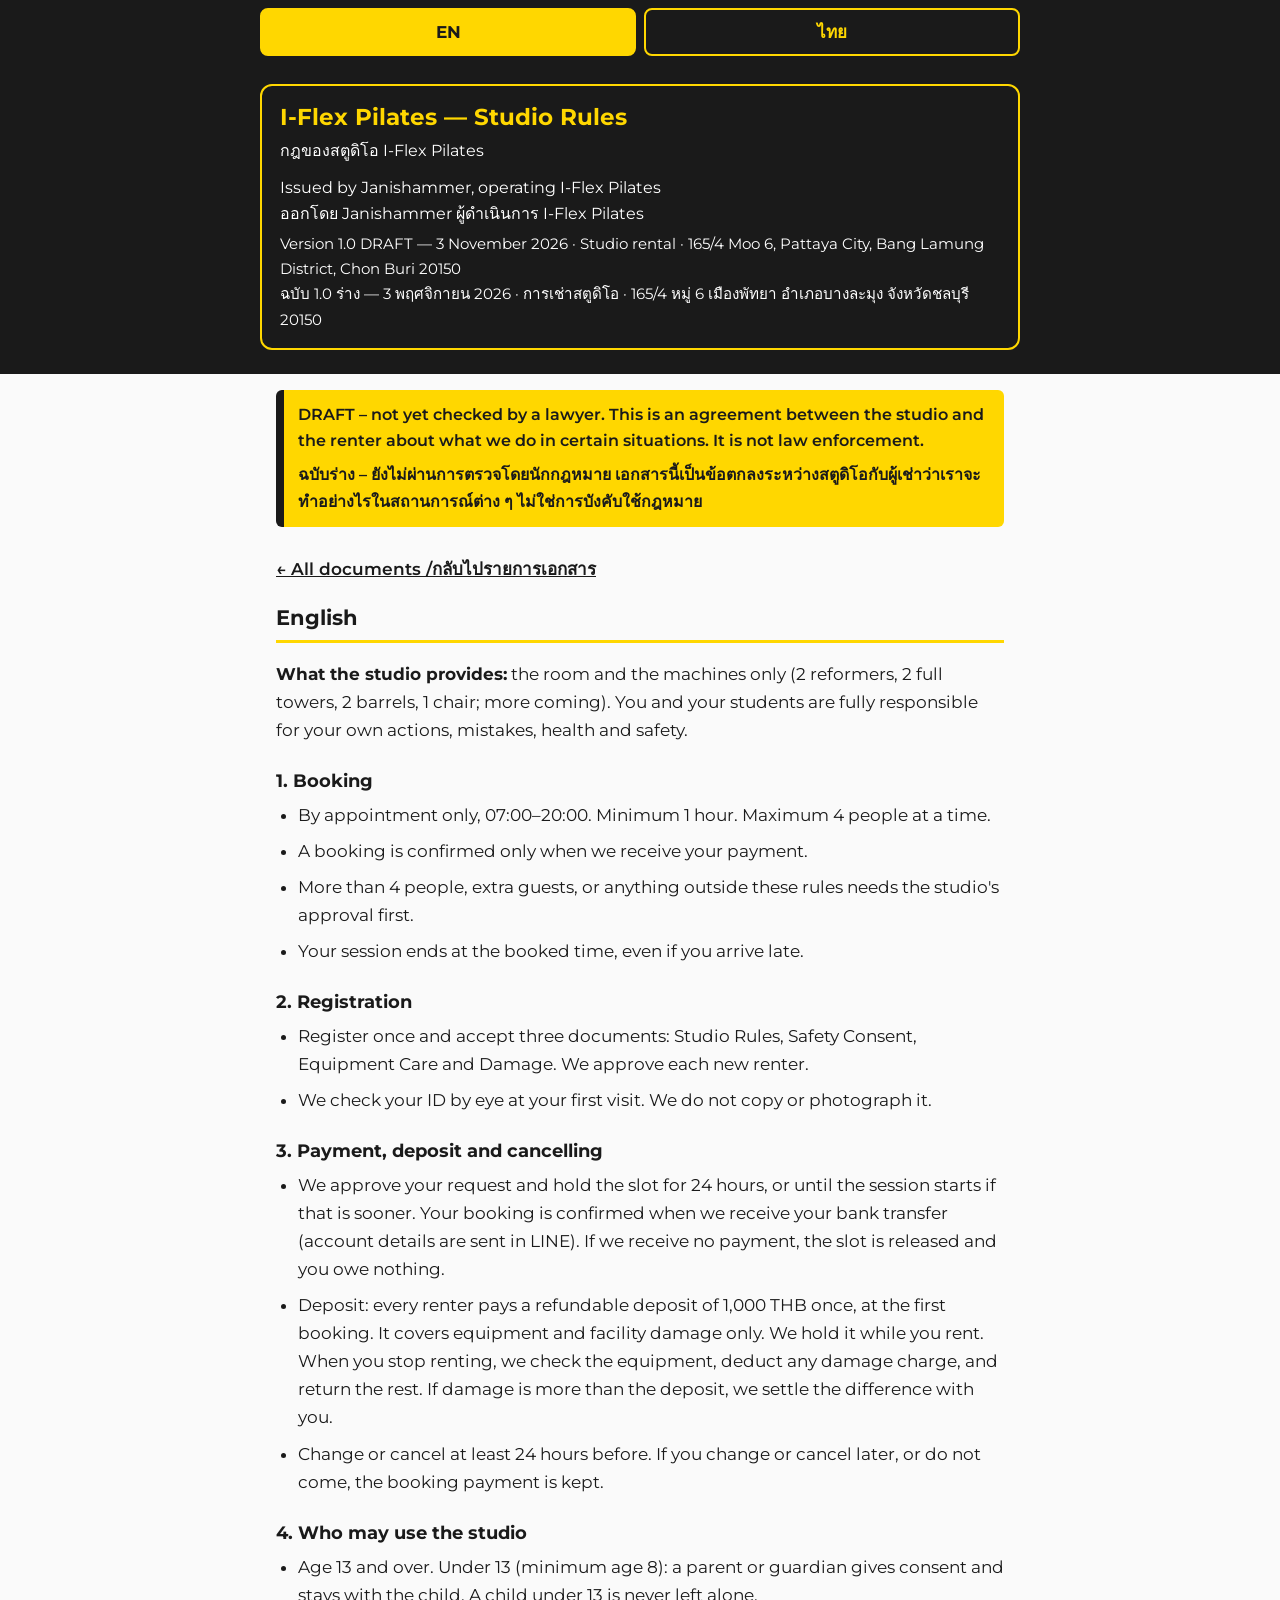
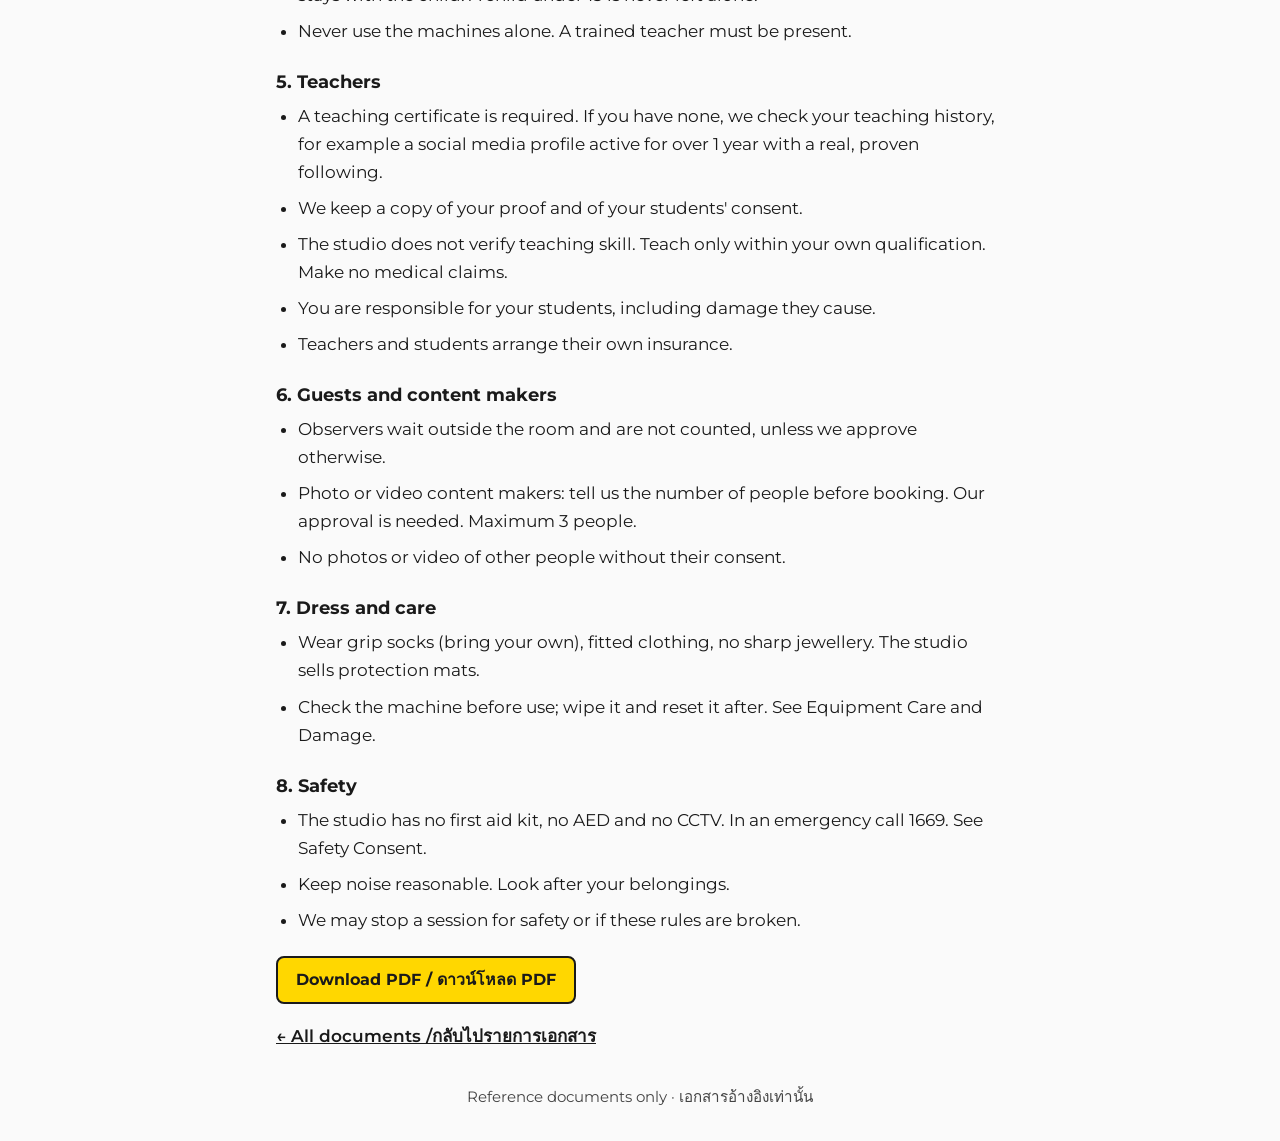
<file: studio-rules.html>
<!DOCTYPE html>
<html lang="en">
<head>
<meta charset="UTF-8">
<meta name="viewport" content="width=device-width, initial-scale=1">
<meta name="robots" content="noindex, nofollow">
<title>Studio Rules — I-Flex Pilates | Janishammer Documents</title>
<meta name="description" content="Studio Rules for renting the I-Flex Pilates studio: booking, registration, payment and deposit, who may use it, teachers, guests and safety. English and Thai.">
<link rel="canonical" href="https://docs.janishammer.com/studio-rules">
<meta property="og:title" content="Studio Rules — I-Flex Pilates | Janishammer Documents">
<meta property="og:description" content="Studio Rules for renting the I-Flex Pilates studio: booking, registration, payment and deposit, who may use it, teachers, guests and safety. English and Thai.">
<meta property="og:url" content="https://docs.janishammer.com/studio-rules">
<meta property="og:type" content="website">
<meta name="twitter:card" content="summary">
<meta name="twitter:title" content="Studio Rules — I-Flex Pilates | Janishammer Documents">
<meta name="twitter:description" content="Studio Rules for renting the I-Flex Pilates studio: booking, registration, payment and deposit, who may use it, teachers, guests and safety. English and Thai.">
<link rel="preconnect" href="https://fonts.googleapis.com">
<link rel="preconnect" href="https://fonts.gstatic.com" crossorigin>
<link rel="stylesheet" href="https://fonts.googleapis.com/css2?family=Montserrat:wght@400;600;700&display=swap">
<link rel="stylesheet" href="/assets/style.css">
</head>
<body>
<div class="langbar"><div class="inner">
<button type="button" id="b-en" aria-pressed="true">EN</button>
<button type="button" id="b-th" aria-pressed="false">ไทย</button>
</div></div>
<header class="band"><div class="card">
<h1>I-Flex Pilates — Studio Rules</h1>
<p class="sub" lang="th">กฎของสตูดิโอ I-Flex Pilates</p>
<p class="issuer">Issued by Janishammer, operating I-Flex Pilates<br><span lang="th">ออกโดย Janishammer ผู้ดำเนินการ I-Flex Pilates</span></p>
<p class="ver">Version 1.0 DRAFT — 3 November 2026 · Studio rental · 165/4 Moo 6, Pattaya City, Bang Lamung District, Chon Buri 20150<br><span lang="th">ฉบับ 1.0 ร่าง — 3 พฤศจิกายน 2026 · การเช่าสตูดิโอ · 165/4 หมู่ 6 เมืองพัทยา อำเภอบางละมุง จังหวัดชลบุรี 20150</span></p>
</div></header>
<main>
<div class="banner" role="note"><p lang="en">DRAFT – not yet checked by a lawyer. This is an agreement between the studio and the renter about what we do in certain situations. It is not law enforcement.</p><p lang="th">ฉบับร่าง – ยังไม่ผ่านการตรวจโดยนักกฎหมาย เอกสารนี้เป็นข้อตกลงระหว่างสตูดิโอกับผู้เช่าว่าเราจะทำอย่างไรในสถานการณ์ต่าง ๆ ไม่ใช่การบังคับใช้กฎหมาย</p></div>
<a class="back" href="/?b=i-flexthailand">← All documents / <span lang="th">กลับไปรายการเอกสาร</span></a>
<section class="lang" id="en" lang="en">
<h2>English</h2>
<p><strong>What the studio provides:</strong> the room and the machines only (2 reformers, 2 full towers, 2 barrels, 1 chair; more coming). You and your students are fully responsible for your own actions, mistakes, health and safety.</p>
<h3>1. Booking</h3>
<ul>
<li>By appointment only, 07:00–20:00. Minimum 1 hour. Maximum 4 people at a time.</li>
<li>A booking is confirmed only when we receive your payment.</li>
<li>More than 4 people, extra guests, or anything outside these rules needs the studio's approval first.</li>
<li>Your session ends at the booked time, even if you arrive late.</li>
</ul>
<h3>2. Registration</h3>
<ul>
<li>Register once and accept three documents: Studio Rules, Safety Consent, Equipment Care and Damage. We approve each new renter.</li>
<li>We check your ID by eye at your first visit. We do not copy or photograph it.</li>
</ul>
<h3>3. Payment, deposit and cancelling</h3>
<ul>
<li>We approve your request and hold the slot for 24 hours, or until the session starts if that is sooner. Your booking is confirmed when we receive your bank transfer (account details are sent in LINE). If we receive no payment, the slot is released and you owe nothing.</li>
<li>Deposit: every renter pays a refundable deposit of 1,000 THB once, at the first booking. It covers equipment and facility damage only. We hold it while you rent. When you stop renting, we check the equipment, deduct any damage charge, and return the rest. If damage is more than the deposit, we settle the difference with you.</li>
<li>Change or cancel at least 24 hours before. If you change or cancel later, or do not come, the booking payment is kept.</li>
</ul>
<h3>4. Who may use the studio</h3>
<ul>
<li>Age 13 and over. Under 13 (minimum age 8): a parent or guardian gives consent and stays with the child. A child under 13 is never left alone.</li>
<li>Never use the machines alone. A trained teacher must be present.</li>
</ul>
<h3>5. Teachers</h3>
<ul>
<li>A teaching certificate is required. If you have none, we check your teaching history, for example a social media profile active for over 1 year with a real, proven following.</li>
<li>We keep a copy of your proof and of your students' consent.</li>
<li>The studio does not verify teaching skill. Teach only within your own qualification. Make no medical claims.</li>
<li>You are responsible for your students, including damage they cause.</li>
<li>Teachers and students arrange their own insurance.</li>
</ul>
<h3>6. Guests and content makers</h3>
<ul>
<li>Observers wait outside the room and are not counted, unless we approve otherwise.</li>
<li>Photo or video content makers: tell us the number of people before booking. Our approval is needed. Maximum 3 people.</li>
<li>No photos or video of other people without their consent.</li>
</ul>
<h3>7. Dress and care</h3>
<ul>
<li>Wear grip socks (bring your own), fitted clothing, no sharp jewellery. The studio sells protection mats.</li>
<li>Check the machine before use; wipe it and reset it after. See Equipment Care and Damage.</li>
</ul>
<h3>8. Safety</h3>
<ul>
<li>The studio has no first aid kit, no AED and no CCTV. In an emergency call 1669. See Safety Consent.</li>
<li>Keep noise reasonable. Look after your belongings.</li>
<li>We may stop a session for safety or if these rules are broken.</li>
</ul>
</section>
<section class="lang" id="th" lang="th">
<h2>ภาษาไทย</h2>
<p><strong>สิ่งที่สตูดิโอจัดให้:</strong> ห้องและเครื่องเท่านั้น (Reformer 2 เครื่อง, Full Tower 2 เครื่อง, Barrel 2 เครื่อง, Chair 1 เครื่อง และจะเพิ่มในอนาคต) ผู้เช่าและนักเรียนรับผิดชอบการกระทำ ความผิดพลาด สุขภาพ และความปลอดภัยของตนเองทั้งหมด</p>
<h3>1. การจอง</h3>
<ul>
<li>ใช้โดยนัดหมายล่วงหน้าเท่านั้น 07:00–20:00 น. ขั้นต่ำ 1 ชั่วโมง สูงสุด 4 คนต่อรอบ</li>
<li>การจองจะยืนยันเมื่อเราได้รับชำระเงินแล้วเท่านั้น</li>
<li>หากมากกว่า 4 คน มีแขกเพิ่ม หรือสิ่งใดนอกเหนือจากกฎนี้ ต้องได้รับอนุญาตจากสตูดิโอก่อน</li>
<li>เวลาใช้งานสิ้นสุดตามเวลาที่จอง แม้จะมาช้า</li>
</ul>
<h3>2. การลงทะเบียน</h3>
<ul>
<li>ลงทะเบียนครั้งเดียวและยอมรับเอกสาร 3 ฉบับ: กฎของสตูดิโอ หนังสือยินยอมด้านความปลอดภัย และเงื่อนไขการดูแลอุปกรณ์และความเสียหาย เราอนุมัติผู้เช่ารายใหม่ทุกราย</li>
<li>เราตรวจบัตรประจำตัวด้วยสายตาในการมาครั้งแรก ไม่ถ่ายรูปหรือทำสำเนา</li>
</ul>
<h3>3. การชำระเงิน เงินมัดจำ และการยกเลิก</h3>
<ul>
<li>เราจะอนุมัติคำขอและกันช่วงเวลาไว้ให้ 24 ชั่วโมง หรือจนถึงเวลาเริ่มเรียน แล้วแต่อย่างใดจะถึงก่อน การจองจะยืนยันเมื่อเราได้รับโอนเงิน (ส่งเลขบัญชีทาง LINE) หากไม่ได้รับชำระ เราจะปล่อยช่วงเวลานั้นและคุณไม่ต้องจ่ายอะไร</li>
<li>เงินมัดจำ: ผู้เช่าทุกคนจ่ายมัดจำคืนได้ 1,000 บาท ครั้งเดียวตอนจองครั้งแรก ใช้ครอบคลุมความเสียหายของอุปกรณ์และสถานที่เท่านั้น เราเก็บไว้ตลอดช่วงที่คุณเช่า เมื่อคุณเลิกเช่า เราตรวจอุปกรณ์ หักค่าเสียหาย (ถ้ามี) แล้วคืนส่วนที่เหลือ หากความเสียหายมากกว่าเงินมัดจำ เราจะตกลงส่วนต่างกับคุณ</li>
<li>เปลี่ยนหรือยกเลิกล่วงหน้าอย่างน้อย 24 ชั่วโมง หากเปลี่ยนหรือยกเลิกช้ากว่านั้น หรือไม่มา เราจะไม่คืนค่าจอง</li>
</ul>
<h3>4. ผู้ที่ใช้สตูดิโอได้</h3>
<ul>
<li>อายุ 13 ปีขึ้นไป ต่ำกว่า 13 ปี (ขั้นต่ำ 8 ปี): ผู้ปกครองให้ความยินยอมและอยู่กับเด็กตลอด ห้ามปล่อยเด็กต่ำกว่า 13 ปีอยู่ลำพัง</li>
<li>ห้ามใช้เครื่องเพียงลำพัง ต้องมีครูที่ผ่านการฝึกอยู่ด้วย</li>
</ul>
<h3>5. ครูผู้สอน</h3>
<ul>
<li>ต้องมีใบรับรองการสอน หากไม่มี เราขอตรวจประวัติการสอน เช่น โซเชียลมีเดียที่เปิดใช้มานานกว่า 1 ปี และมีผู้ติดตามจริงที่ตรวจสอบได้</li>
<li>เราเก็บสำเนาหลักฐานของคุณและหนังสือยินยอมของนักเรียน</li>
<li>สตูดิโอไม่ตรวจสอบความสามารถในการสอน โปรดสอนเฉพาะในขอบเขตคุณวุฒิของตน และห้ามอ้างสรรพคุณทางการแพทย์</li>
<li>คุณรับผิดชอบนักเรียนของคุณ รวมถึงความเสียหายที่นักเรียนก่อ</li>
<li>ครูและนักเรียนจัดหาประกันของตนเอง</li>
</ul>
<h3>6. แขกและผู้ผลิตคอนเทนต์</h3>
<ul>
<li>ผู้สังเกตการณ์รอด้านนอกห้องและไม่นับรวมในจำนวนคน เว้นแต่เราอนุญาต</li>
<li>ผู้ผลิตภาพถ่ายหรือวิดีโอ: แจ้งจำนวนคนก่อนจอง ต้องได้รับอนุญาต สูงสุด 3 คน</li>
<li>ห้ามถ่ายภาพหรือวิดีโอผู้อื่นโดยไม่ได้รับความยินยอม</li>
</ul>
<h3>7. การแต่งกายและการดูแล</h3>
<ul>
<li>สวมถุงเท้ากันลื่น (นำมาเอง) เสื้อผ้ากระชับ ไม่สวมเครื่องประดับแหลมคม สตูดิโอจำหน่ายเสื่อรอง</li>
<li>ตรวจเครื่องก่อนใช้ เช็ดและจัดให้อยู่ตำแหน่งเดิมหลังใช้ ดูเอกสารการดูแลอุปกรณ์และความเสียหาย</li>
</ul>
<h3>8. ความปลอดภัย</h3>
<ul>
<li>สตูดิโอไม่มีชุดปฐมพยาบาล ไม่มีเครื่อง AED และไม่มีกล้องวงจรปิด หากฉุกเฉินโทร 1669 ดูหนังสือยินยอมด้านความปลอดภัย</li>
<li>ควบคุมเสียงให้เหมาะสม ดูแลสิ่งของของตนเอง</li>
<li>เราอาจหยุดการใช้งานเพื่อความปลอดภัย หรือหากมีการฝ่าฝืนกฎนี้</li>
</ul>
</section>
<p class="dl"><a class="btn pdf" href="/pdf/studio-rules.pdf" download>Download PDF / ดาวน์โหลด PDF</a></p>
<a class="back" href="/?b=i-flexthailand">← All documents / <span lang="th">กลับไปรายการเอกสาร</span></a>
</main>
<footer>Reference documents only · <span lang="th">เอกสารอ้างอิงเท่านั้น</span></footer>
<script>
(function () {
  document.documentElement.className += ' js';
  var en = document.getElementById('en'), th = document.getElementById('th');
  var bE = document.getElementById('b-en'), bT = document.getElementById('b-th');
  function show(l) {
    en.hidden = l !== 'en'; th.hidden = l !== 'th';
    bE.setAttribute('aria-pressed', l === 'en'); bT.setAttribute('aria-pressed', l === 'th');
  }
  bE.onclick = function () { show('en'); window.scrollTo(0, 0); };
  bT.onclick = function () { show('th'); window.scrollTo(0, 0); };
  show('en');
})();
</script>
</body>
</html>
</file>
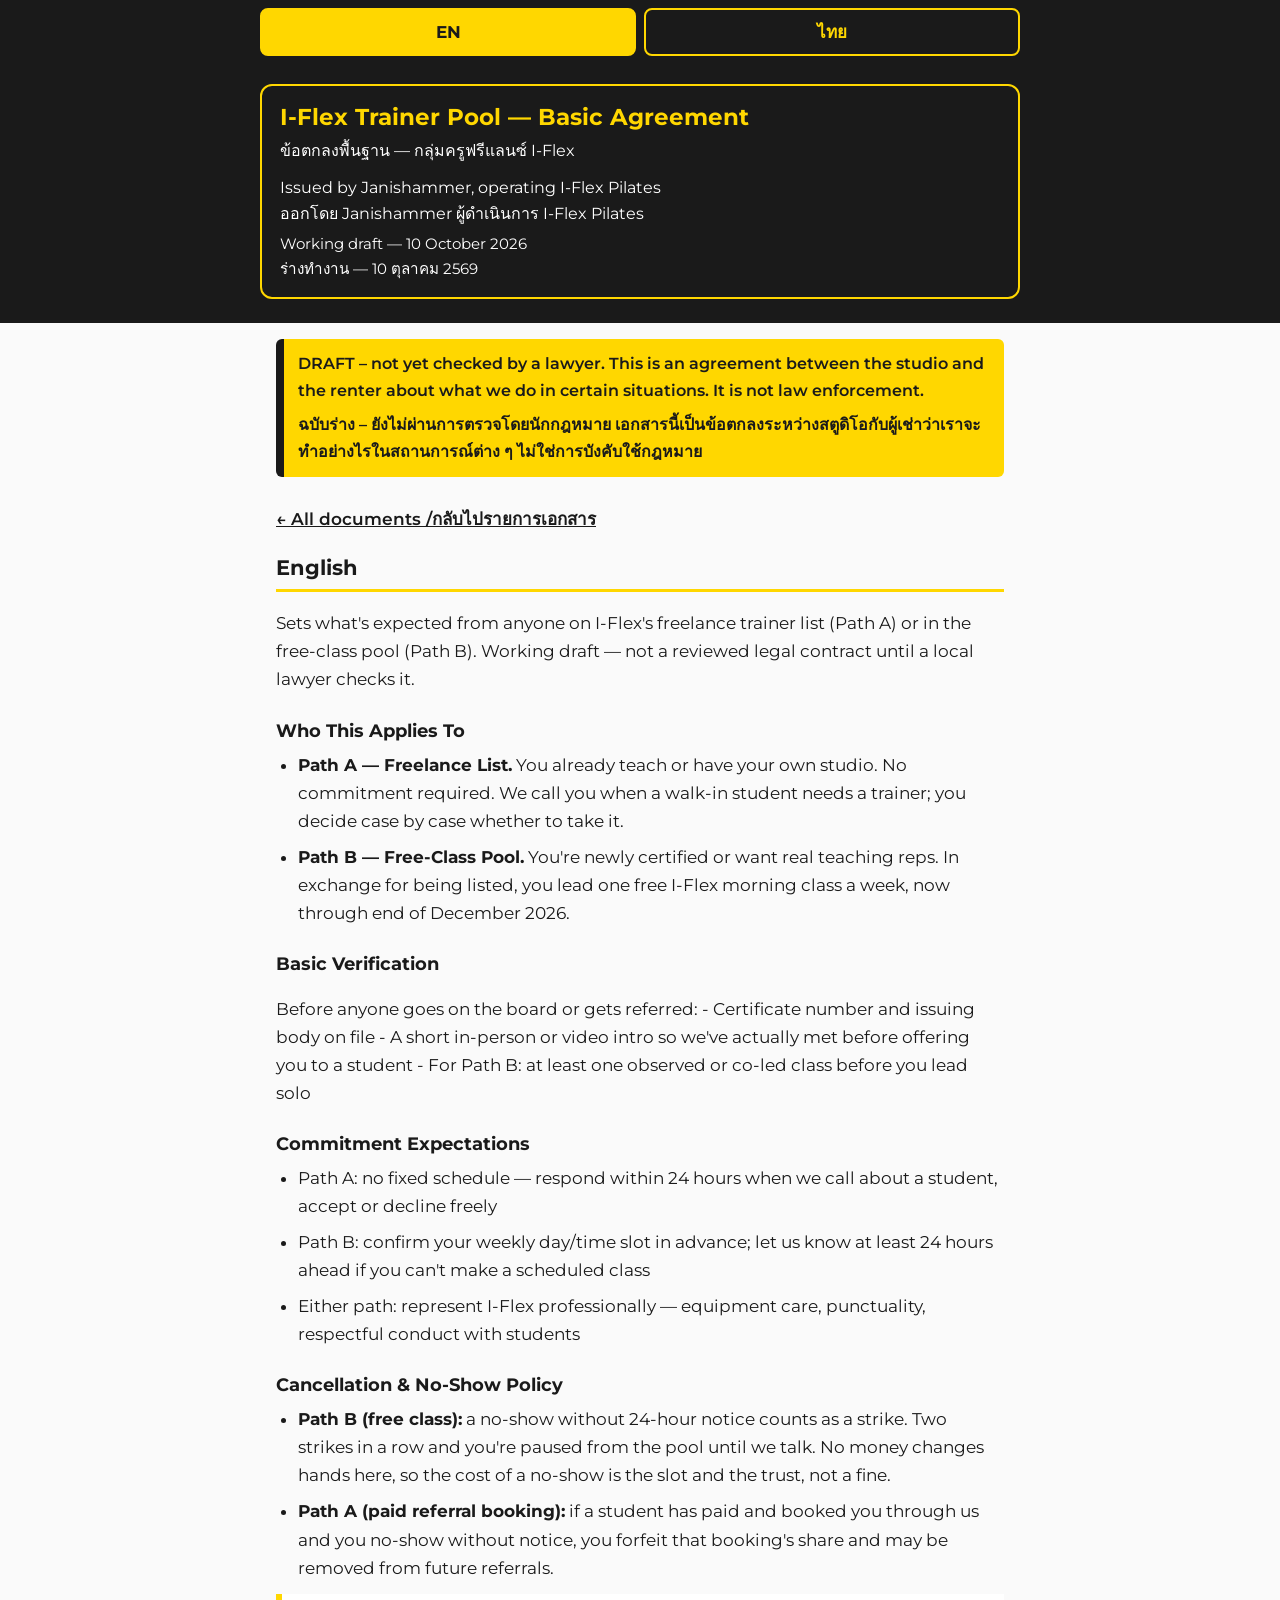
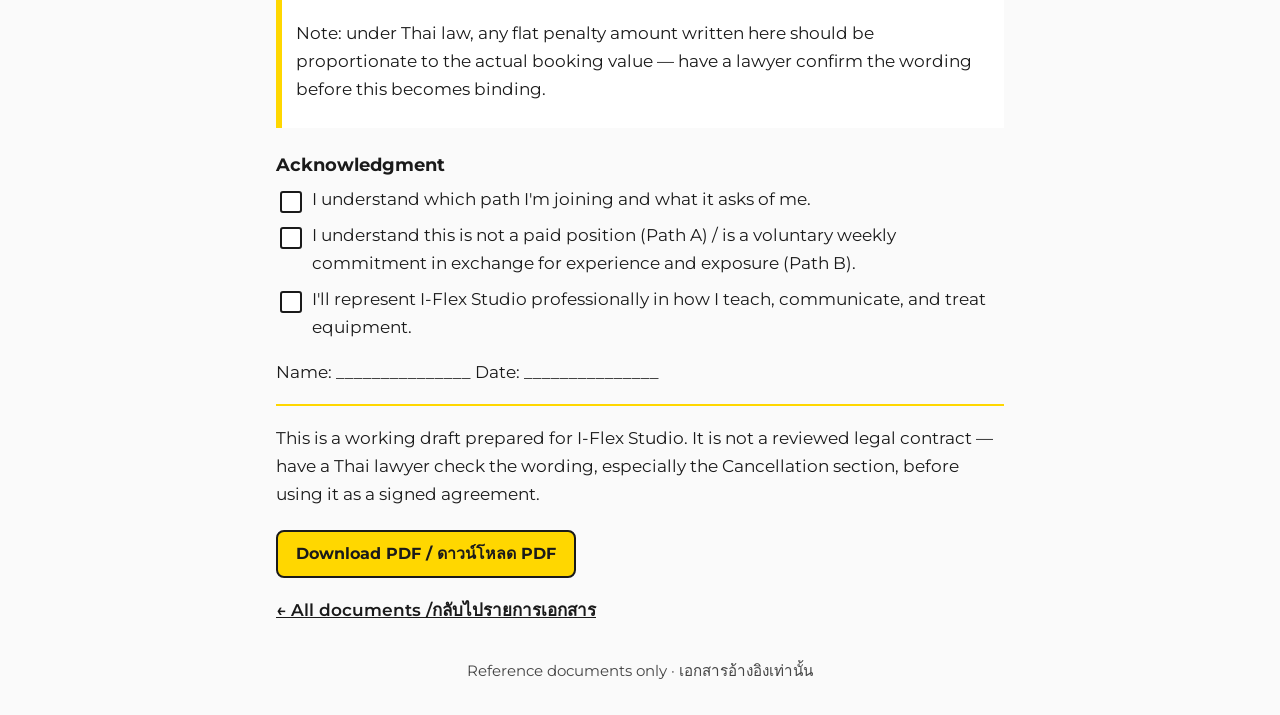
<file: trainer-pool-agreement.html>
<!DOCTYPE html>
<html lang="en">
<head>
<meta charset="UTF-8">
<meta name="viewport" content="width=device-width, initial-scale=1">
<meta name="robots" content="noindex, nofollow">
<title>Trainer Pool Basic Agreement — I-Flex | Janishammer Docs</title>
<meta name="description" content="Basic agreement for the I-Flex freelance trainer list and the free-class pool: verification, commitment, cancellation and no-show policy. English and Thai.">
<link rel="canonical" href="https://docs.janishammer.com/trainer-pool-agreement">
<meta property="og:title" content="Trainer Pool Basic Agreement — I-Flex | Janishammer Docs">
<meta property="og:description" content="Basic agreement for the I-Flex freelance trainer list and the free-class pool: verification, commitment, cancellation and no-show policy. English and Thai.">
<meta property="og:url" content="https://docs.janishammer.com/trainer-pool-agreement">
<meta property="og:type" content="website">
<meta name="twitter:card" content="summary">
<meta name="twitter:title" content="Trainer Pool Basic Agreement — I-Flex | Janishammer Docs">
<meta name="twitter:description" content="Basic agreement for the I-Flex freelance trainer list and the free-class pool: verification, commitment, cancellation and no-show policy. English and Thai.">
<link rel="preconnect" href="https://fonts.googleapis.com">
<link rel="preconnect" href="https://fonts.gstatic.com" crossorigin>
<link rel="stylesheet" href="https://fonts.googleapis.com/css2?family=Montserrat:wght@400;600;700&display=swap">
<link rel="stylesheet" href="/assets/style.css">
</head>
<body>
<div class="langbar"><div class="inner">
<button type="button" id="b-en" aria-pressed="true">EN</button>
<button type="button" id="b-th" aria-pressed="false">ไทย</button>
</div></div>
<header class="band"><div class="card">
<h1>I-Flex Trainer Pool — Basic Agreement</h1>
<p class="sub" lang="th">ข้อตกลงพื้นฐาน — กลุ่มครูฟรีแลนซ์ I-Flex</p>
<p class="issuer">Issued by Janishammer, operating I-Flex Pilates<br><span lang="th">ออกโดย Janishammer ผู้ดำเนินการ I-Flex Pilates</span></p>
<p class="ver">Working draft — 10 October 2026<br><span lang="th">ร่างทำงาน — 10 ตุลาคม 2569</span></p>
</div></header>
<main>
<div class="banner" role="note"><p lang="en">DRAFT – not yet checked by a lawyer. This is an agreement between the studio and the renter about what we do in certain situations. It is not law enforcement.</p><p lang="th">ฉบับร่าง – ยังไม่ผ่านการตรวจโดยนักกฎหมาย เอกสารนี้เป็นข้อตกลงระหว่างสตูดิโอกับผู้เช่าว่าเราจะทำอย่างไรในสถานการณ์ต่าง ๆ ไม่ใช่การบังคับใช้กฎหมาย</p></div>
<a class="back" href="/?b=i-flexthailand">← All documents / <span lang="th">กลับไปรายการเอกสาร</span></a>
<section class="lang" id="en" lang="en">
<h2>English</h2>
<p>Sets what's expected from anyone on I-Flex's freelance trainer list (Path A) or in the free-class pool (Path B). Working draft — not a reviewed legal contract until a local lawyer checks it.</p>
<h3>Who This Applies To</h3>
<ul>
<li><strong>Path A — Freelance List.</strong> You already teach or have your own studio. No commitment required. We call you when a walk-in student needs a trainer; you decide case by case whether to take it.</li>
<li><strong>Path B — Free-Class Pool.</strong> You're newly certified or want real teaching reps. In exchange for being listed, you lead one free I-Flex morning class a week, now through end of December 2026.</li>
</ul>
<h3>Basic Verification</h3>
<p>Before anyone goes on the board or gets referred:
- Certificate number and issuing body on file
- A short in-person or video intro so we've actually met before offering you to a student
- For Path B: at least one observed or co-led class before you lead solo</p>
<h3>Commitment Expectations</h3>
<ul>
<li>Path A: no fixed schedule — respond within 24 hours when we call about a student, accept or decline freely</li>
<li>Path B: confirm your weekly day/time slot in advance; let us know at least 24 hours ahead if you can't make a scheduled class</li>
<li>Either path: represent I-Flex professionally — equipment care, punctuality, respectful conduct with students</li>
</ul>
<h3>Cancellation &amp; No-Show Policy</h3>
<ul>
<li><strong>Path B (free class):</strong> a no-show without 24-hour notice counts as a strike. Two strikes in a row and you're paused from the pool until we talk. No money changes hands here, so the cost of a no-show is the slot and the trust, not a fine.</li>
<li><strong>Path A (paid referral booking):</strong> if a student has paid and booked you through us and you no-show without notice, you forfeit that booking's share and may be removed from future referrals.</li>
</ul>
<blockquote>
<p>Note: under Thai law, any flat penalty amount written here should be proportionate to the actual booking value — have a lawyer confirm the wording before this becomes binding.</p>
</blockquote>
<h3>Acknowledgment</h3>
<ul>
<li class="check">I understand which path I'm joining and what it asks of me.</li>
<li class="check">I understand this is not a paid position (Path A) / is a voluntary weekly commitment in exchange for experience and exposure (Path B).</li>
<li class="check">I'll represent I-Flex Studio professionally in how I teach, communicate, and treat equipment.</li>
</ul>
<p>Name: _______________ Date: _______________</p>
<hr />
<p>This is a working draft prepared for I-Flex Studio. It is not a reviewed legal contract — have a Thai lawyer check the wording, especially the Cancellation section, before using it as a signed agreement.</p>
</section>
<section class="lang" id="th" lang="th">
<h2>ภาษาไทย</h2>
<p>กำหนดสิ่งที่คาดหวังจากผู้ที่อยู่ในลิสต์ครูฟรีแลนซ์ของ I-Flex (Path A) หรือกลุ่มครูสอนคลาสฟรี (Path B) นี่คือร่างทำงาน — ยังไม่ใช่สัญญาที่ผ่านการตรวจสอบทางกฎหมายจนกว่าทนายความในพื้นที่จะตรวจสอบ</p>
<h3>ใช้กับใคร</h3>
<ul>
<li><strong>Path A — ลิสต์ฟรีแลนซ์</strong> คุณสอนอยู่แล้วหรือมีสตูดิโอของตัวเอง ไม่มีข้อผูกมัดใดๆ เราจะติดต่อเมื่อมีลูกค้าที่มาโดยไม่มีครูต้องการครู คุณตัดสินใจเองว่าจะรับหรือไม่ในแต่ละครั้ง</li>
<li><strong>Path B — กลุ่มครูสอนคลาสฟรี</strong> คุณเพิ่งได้ใบเซอร์หรือต้องการประสบการณ์สอนจริง แลกกับการอยู่ในลิสต์ คุณจะนำคลาสเช้าฟรีของ I-Flex สัปดาห์ละครั้ง ตั้งแต่วันนี้ถึงสิ้นเดือนธันวาคม 2569</li>
</ul>
<h3>การตรวจสอบเบื้องต้น</h3>
<p>ก่อนขึ้นบอร์ดหรือได้รับการแนะนำลูกค้า:
- มีเลขใบเซอร์และหน่วยงานที่ออกให้ในระบบของเรา
- มีการพบปะหรือวิดีโอคอลแนะนำตัวสั้นๆ เพื่อให้เรารู้จักกันจริงก่อนแนะนำคุณให้ลูกค้า
- สำหรับ Path B: ต้องร่วมสังเกตหรือร่วมนำคลาสอย่างน้อยหนึ่งครั้งก่อนนำคลาสเดี่ยว</p>
<h3>ความคาดหวังเรื่องความมุ่งมั่น</h3>
<ul>
<li>Path A: ไม่มีตารางตายตัว — ตอบกลับภายใน 24 ชั่วโมงเมื่อเราติดต่อเรื่องลูกค้า รับหรือปฏิเสธได้อย่างอิสระ</li>
<li>Path B: ยืนยันวันและเวลาประจำสัปดาห์ล่วงหน้า แจ้งล่วงหน้าอย่างน้อย 24 ชั่วโมงหากมาไม่ได้ในคลาสที่นัดไว้</li>
<li>ทั้งสองทาง: เป็นตัวแทนของ I-Flex อย่างมืออาชีพ — ดูแลอุปกรณ์ ตรงเวลา และปฏิบัติต่อลูกค้าด้วยความเคารพ</li>
</ul>
<h3>นโยบายการยกเลิก / ไม่มาตามนัด</h3>
<ul>
<li><strong>Path B (คลาสฟรี):</strong> การไม่มาโดยไม่แจ้งล่วงหน้า 24 ชั่วโมงนับเป็นหนึ่งครั้ง หากเกิดขึ้นสองครั้งติดต่อกัน จะถูกพักจากกลุ่มจนกว่าจะได้พูดคุยกัน เนื่องจากไม่มีเงินเกี่ยวข้อง ผลกระทบของการไม่มาคือการเสียคิวและความไว้วางใจ ไม่ใช่ค่าปรับ</li>
<li><strong>Path A (การจองที่มีการจ่ายเงินผ่านเรา):</strong> หากลูกค้าจ่ายเงินและจองผ่านเราแล้วคุณไม่มาโดยไม่แจ้งล่วงหน้า คุณจะเสียส่วนแบ่งจากการจองนั้นและอาจถูกถอดออกจากการแนะนำลูกค้าในอนาคต</li>
</ul>
<blockquote>
<p>หมายเหตุ: ตามกฎหมายไทย ค่าปรับที่ระบุไว้ควรสอดคล้องกับมูลค่าความเสียหายจริง — ควรให้ทนายความตรวจสอบถ้อยคำก่อนนำไปใช้เป็นข้อผูกพัน</p>
</blockquote>
<h3>การรับทราบ</h3>
<ul>
<li class="check">ฉันเข้าใจว่าฉันเข้าร่วมทางไหนและสิ่งที่คาดหวังจากฉัน</li>
<li class="check">ฉันเข้าใจว่านี่ไม่ใช่ตำแหน่งที่มีค่าตอบแทน (Path A) หรือเป็นความมุ่งมั่นแบบสมัครใจรายสัปดาห์เพื่อแลกกับประสบการณ์และการเปิดตัว (Path B)</li>
<li class="check">ฉันจะเป็นตัวแทนของ I-Flex Studio อย่างมืออาชีพทั้งในการสอน การสื่อสาร และการดูแลอุปกรณ์</li>
</ul>
<p>ชื่อ: _______________ วันที่: _______________</p>
<hr />
<p>เอกสารนี้เป็นร่างที่จัดทำสำหรับ I-Flex Studio ยังไม่ใช่สัญญาที่ผ่านการตรวจสอบทางกฎหมาย — ควรให้ทนายความในประเทศไทยตรวจสอบถ้อยคำ โดยเฉพาะหมวดที่ 4 ก่อนนำไปใช้เป็นเอกสารที่มีผลผูกพัน</p>
</section>
<p class="dl"><a class="btn pdf" href="/pdf/trainer-pool-agreement.pdf" download>Download PDF / ดาวน์โหลด PDF</a></p>
<a class="back" href="/?b=i-flexthailand">← All documents / <span lang="th">กลับไปรายการเอกสาร</span></a>
</main>
<footer>Reference documents only · <span lang="th">เอกสารอ้างอิงเท่านั้น</span></footer>
<script>
(function () {
  document.documentElement.className += ' js';
  var en = document.getElementById('en'), th = document.getElementById('th');
  var bE = document.getElementById('b-en'), bT = document.getElementById('b-th');
  function show(l) {
    en.hidden = l !== 'en'; th.hidden = l !== 'th';
    bE.setAttribute('aria-pressed', l === 'en'); bT.setAttribute('aria-pressed', l === 'th');
  }
  bE.onclick = function () { show('en'); window.scrollTo(0, 0); };
  bT.onclick = function () { show('th'); window.scrollTo(0, 0); };
  show('en');
})();
</script>
</body>
</html>
</file>
<file: assets/style.css>
/* Document Center theme. Values read from i-flexthailand.com js/iflex-config.js (2026-11-03):
   primary #1A1A1A (black), secondary #FFD700 (gold), accent #FFFFFF, #fafafa off-white, #444 body-text grey; font Montserrat. */
:root {
  --primary: #1A1A1A;
  --secondary: #FFD700;
  --accent: #FFFFFF;
  --offwhite: #fafafa;
  --muted: #444;
  --font: 'Montserrat', 'Noto Sans Thai', 'Sarabun', 'Leelawadee UI', Tahoma, sans-serif;
}
* { box-sizing: border-box; }
html { -webkit-text-size-adjust: 100%; }
body { margin: 0; font-family: var(--font); font-size: 17px; line-height: 1.65; color: var(--primary); background: var(--offwhite); }
a { color: var(--primary); }
.band { background: var(--primary); padding: 20px 16px 24px; }
.card { max-width: 760px; margin: 0 auto; background: var(--primary); color: var(--secondary); border: 2px solid var(--secondary); border-radius: 12px; padding: 16px 18px; }
.card h1 { margin: 0; font-size: 1.45rem; line-height: 1.3; color: var(--secondary); }
.card .sub { margin: 6px 0 0; color: var(--accent); font-size: 1rem; }
.card .issuer { margin: 10px 0 0; color: var(--accent); font-size: 1rem; }
.card .ver { margin: 4px 0 0; color: var(--accent); font-size: 0.95rem; }
main { max-width: 760px; margin: 0 auto; padding: 16px; }
.banner { background: var(--secondary); color: var(--primary); border-left: 8px solid var(--primary); border-radius: 6px; padding: 12px 14px; margin: 0 0 18px; font-size: 1rem; font-weight: 600; }
.banner p { margin: 0 0 8px; }
.banner p:last-child { margin: 0; }
.biz { font-size: 1.25rem; margin: 22px 0 10px; }
.doc { background: var(--accent); border: 1px solid var(--primary); border-radius: 10px; padding: 14px 16px; margin: 0 0 14px; }
.doc h3 { margin: 0; font-size: 1.1rem; line-height: 1.35; }
.doc .th { margin: 2px 0 12px; color: var(--muted); }
.btns { display: flex; flex-wrap: wrap; gap: 10px; }
.btn { display: inline-flex; align-items: center; justify-content: center; min-height: 48px; padding: 8px 18px; border-radius: 8px; font-weight: 700; text-decoration: none; border: 2px solid var(--primary); font-size: 1rem; }
.btn.read { background: var(--primary); color: var(--secondary); }
.btn.pdf { background: var(--secondary); color: var(--primary); }
.back { display: inline-flex; align-items: center; min-height: 48px; font-weight: 600; }
footer { max-width: 760px; margin: 0 auto; padding: 8px 16px 32px; color: var(--muted); font-size: 0.95rem; text-align: center; }
.noscript { background: var(--accent); border: 1px solid var(--primary); padding: 12px 14px; border-radius: 6px; }
/* read pages */
.langbar { position: sticky; top: 0; z-index: 5; background: var(--primary); padding: 8px 16px; display: none; }
.js .langbar { display: block; }
.langbar .inner { max-width: 760px; margin: 0 auto; display: flex; gap: 8px; }
.langbar button { flex: 1; min-height: 48px; font: inherit; font-weight: 700; border-radius: 8px; border: 2px solid var(--secondary); background: var(--primary); color: var(--secondary); cursor: pointer; }
.langbar button[aria-pressed="true"] { background: var(--secondary); color: var(--primary); }
.js .lang[hidden] { display: none; }
.lang h2 { font-size: 1.3rem; margin: 8px 0 12px; border-bottom: 3px solid var(--secondary); padding-bottom: 4px; }
.lang h3 { font-size: 1.1rem; margin: 22px 0 6px; }
.lang ul { padding-left: 22px; margin: 6px 0 12px; }
.lang li { margin: 0 0 8px; }
.lang li.check { list-style: none; margin-left: -22px; padding-left: 36px; position: relative; }
.lang li.check::before { content: ""; position: absolute; left: 4px; top: 0.35em; width: 18px; height: 18px; border: 2px solid var(--primary); border-radius: 3px; background: var(--accent); }
.lang blockquote { margin: 12px 0; padding: 8px 14px; border-left: 6px solid var(--secondary); background: var(--accent); }
.lang hr { border: 0; border-top: 2px solid var(--secondary); margin: 18px 0; }
.dl { margin: 22px 0 8px; }
</file>
<file: assets/theme-saycheer.css>
/* Theme of business 'saycheer'. GENERATED by tools/build_docs.py from documents.json — never hand-edit. */
:root {
  --primary: #1F2D3A;
  --secondary: #F2A07F;
  --accent: #FFFFFF;
  --offwhite: #FBF7F2;
  --muted: #444444;
  --font: 'Inter', 'Noto Sans Thai', 'Sarabun', 'Leelawadee UI', Tahoma, sans-serif;
  --highlight: #5BB8B0;
}
.lang h2 { border-bottom-color: var(--highlight); }
.lang hr { border-top-color: var(--highlight); }
.lang blockquote { border-left-color: var(--highlight); }
</file>
